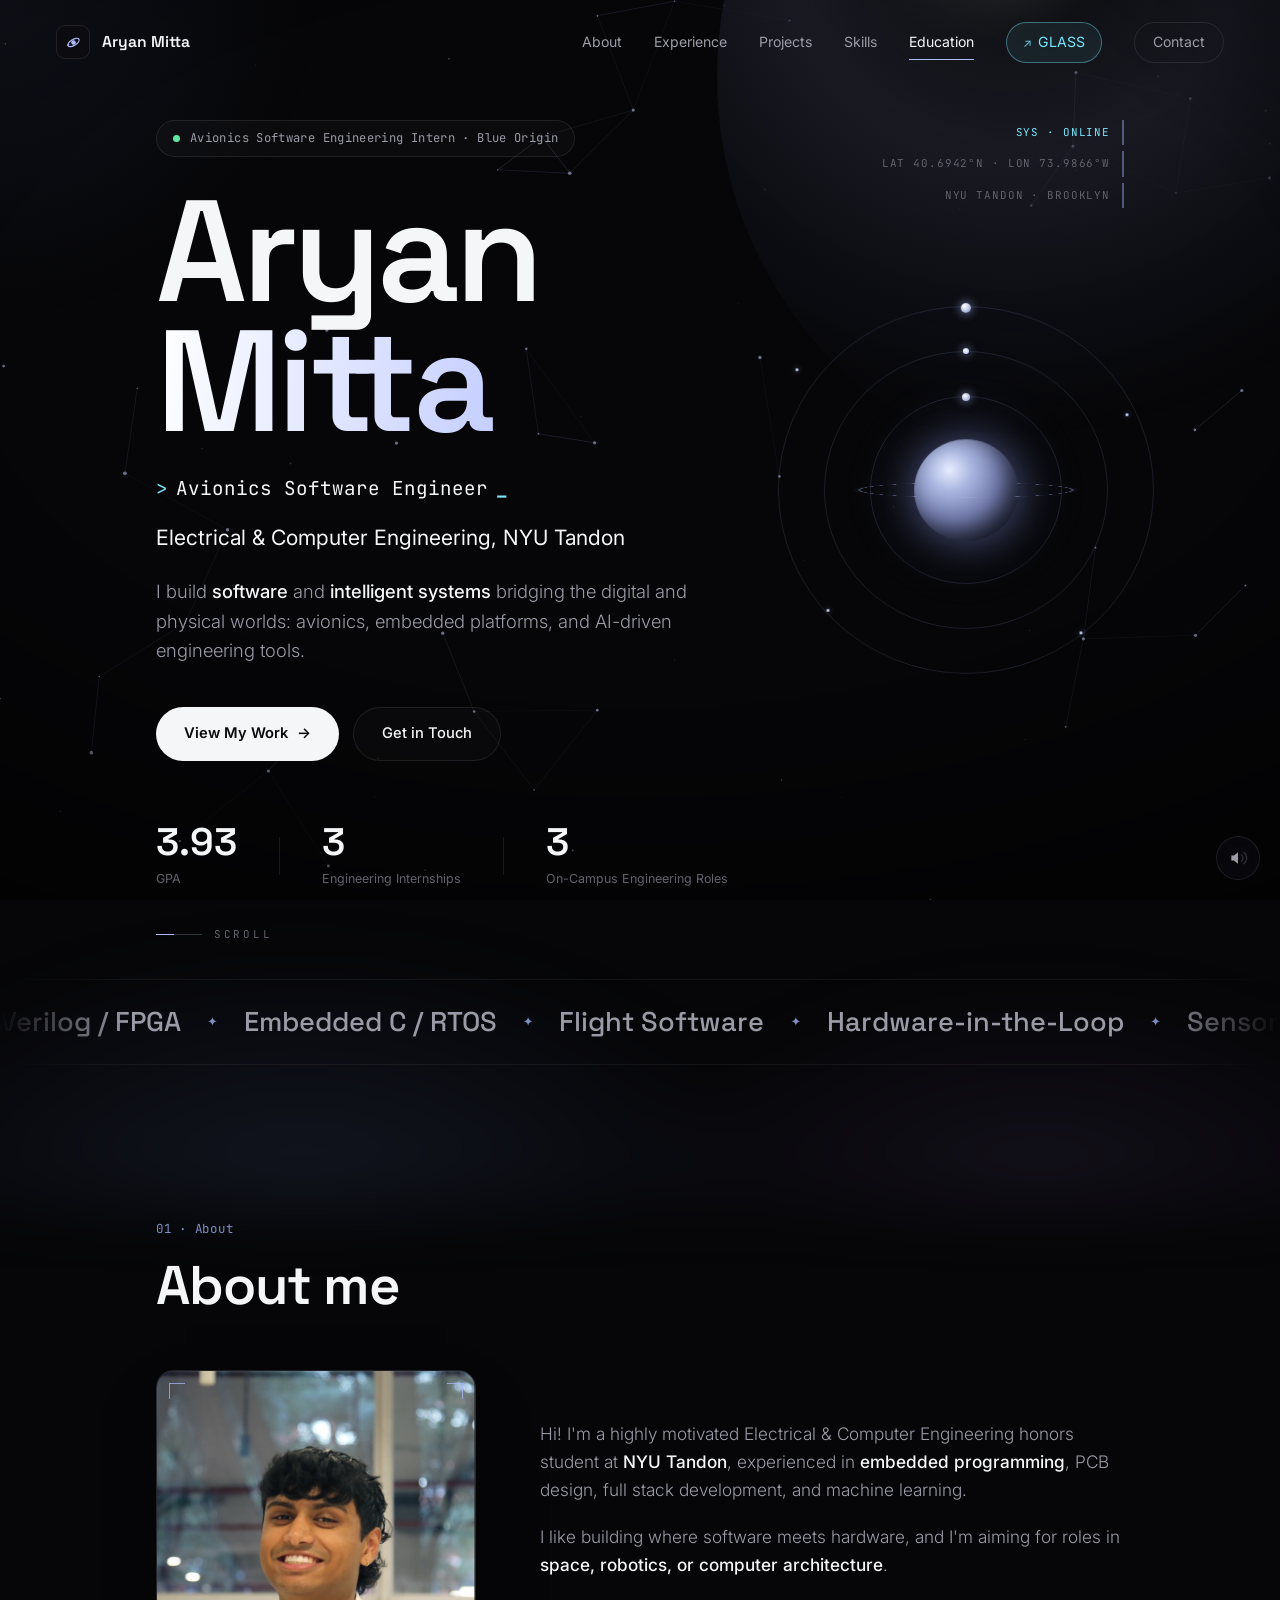
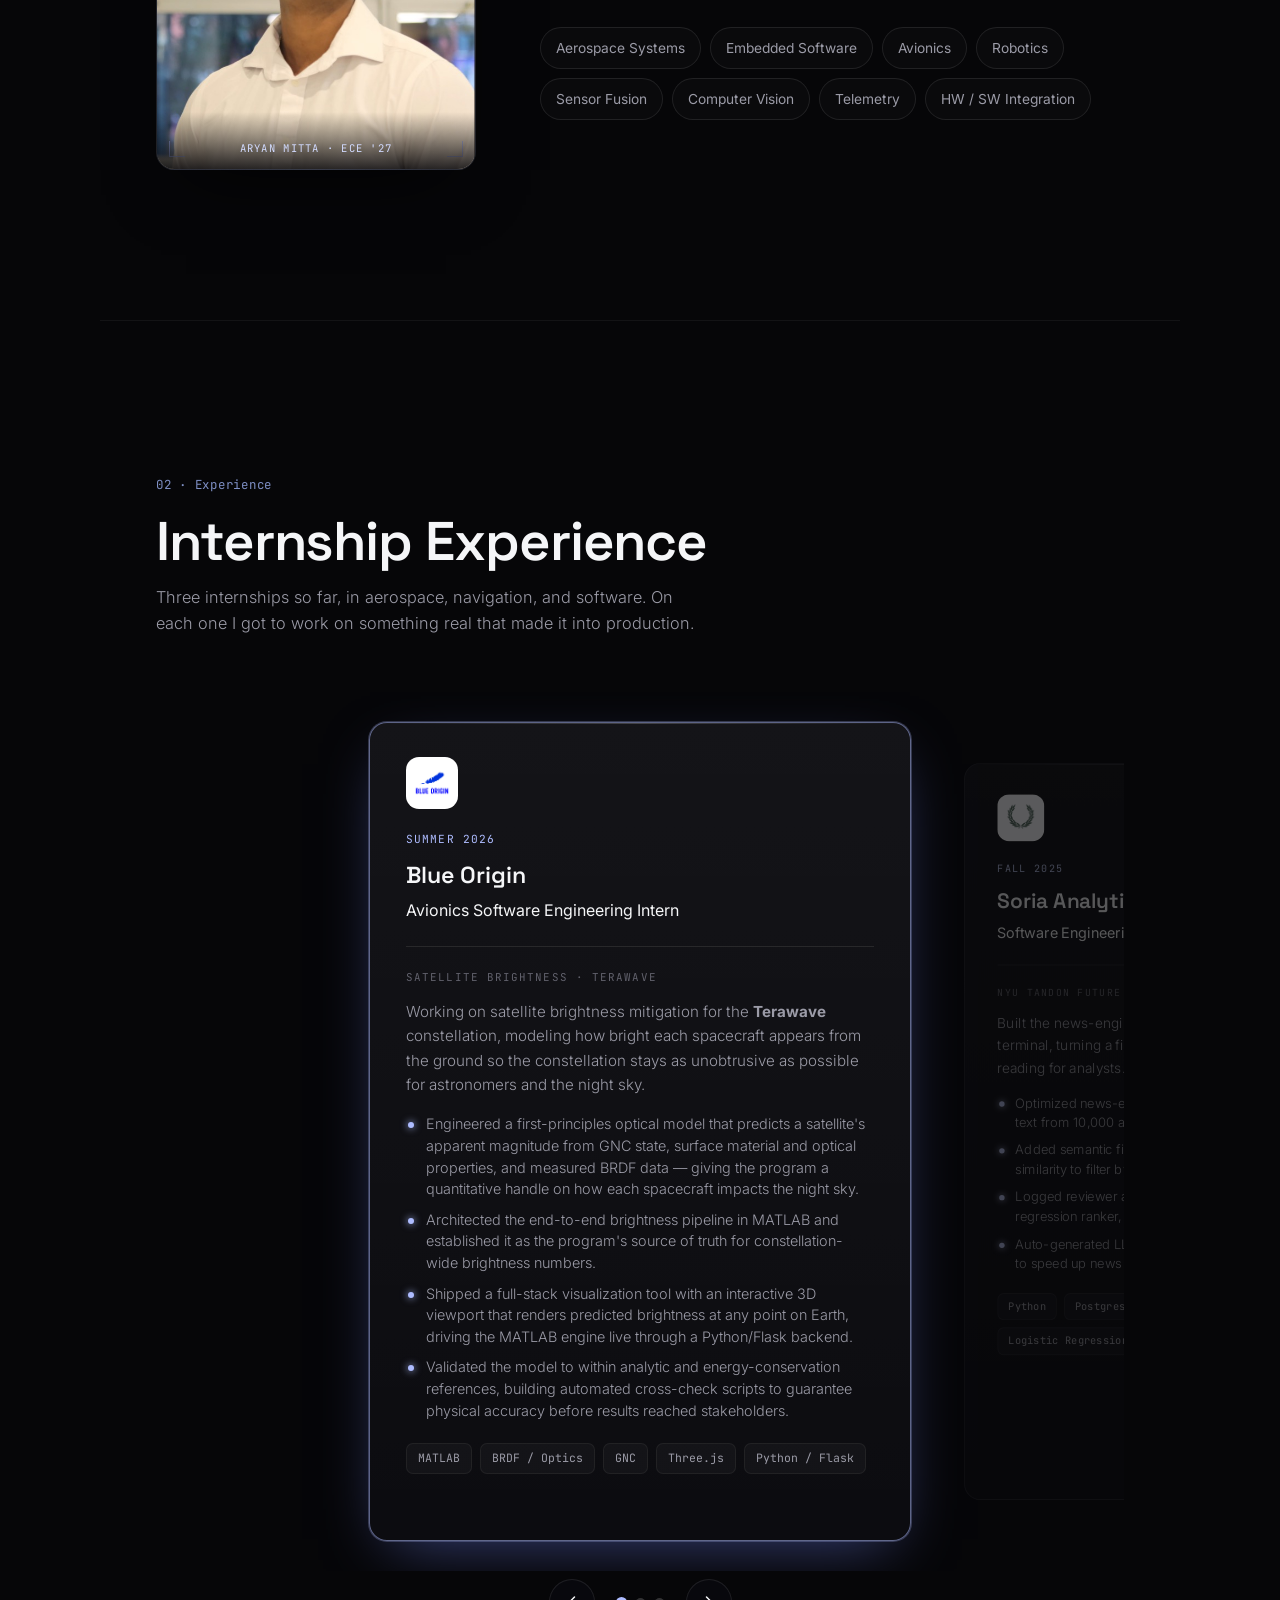
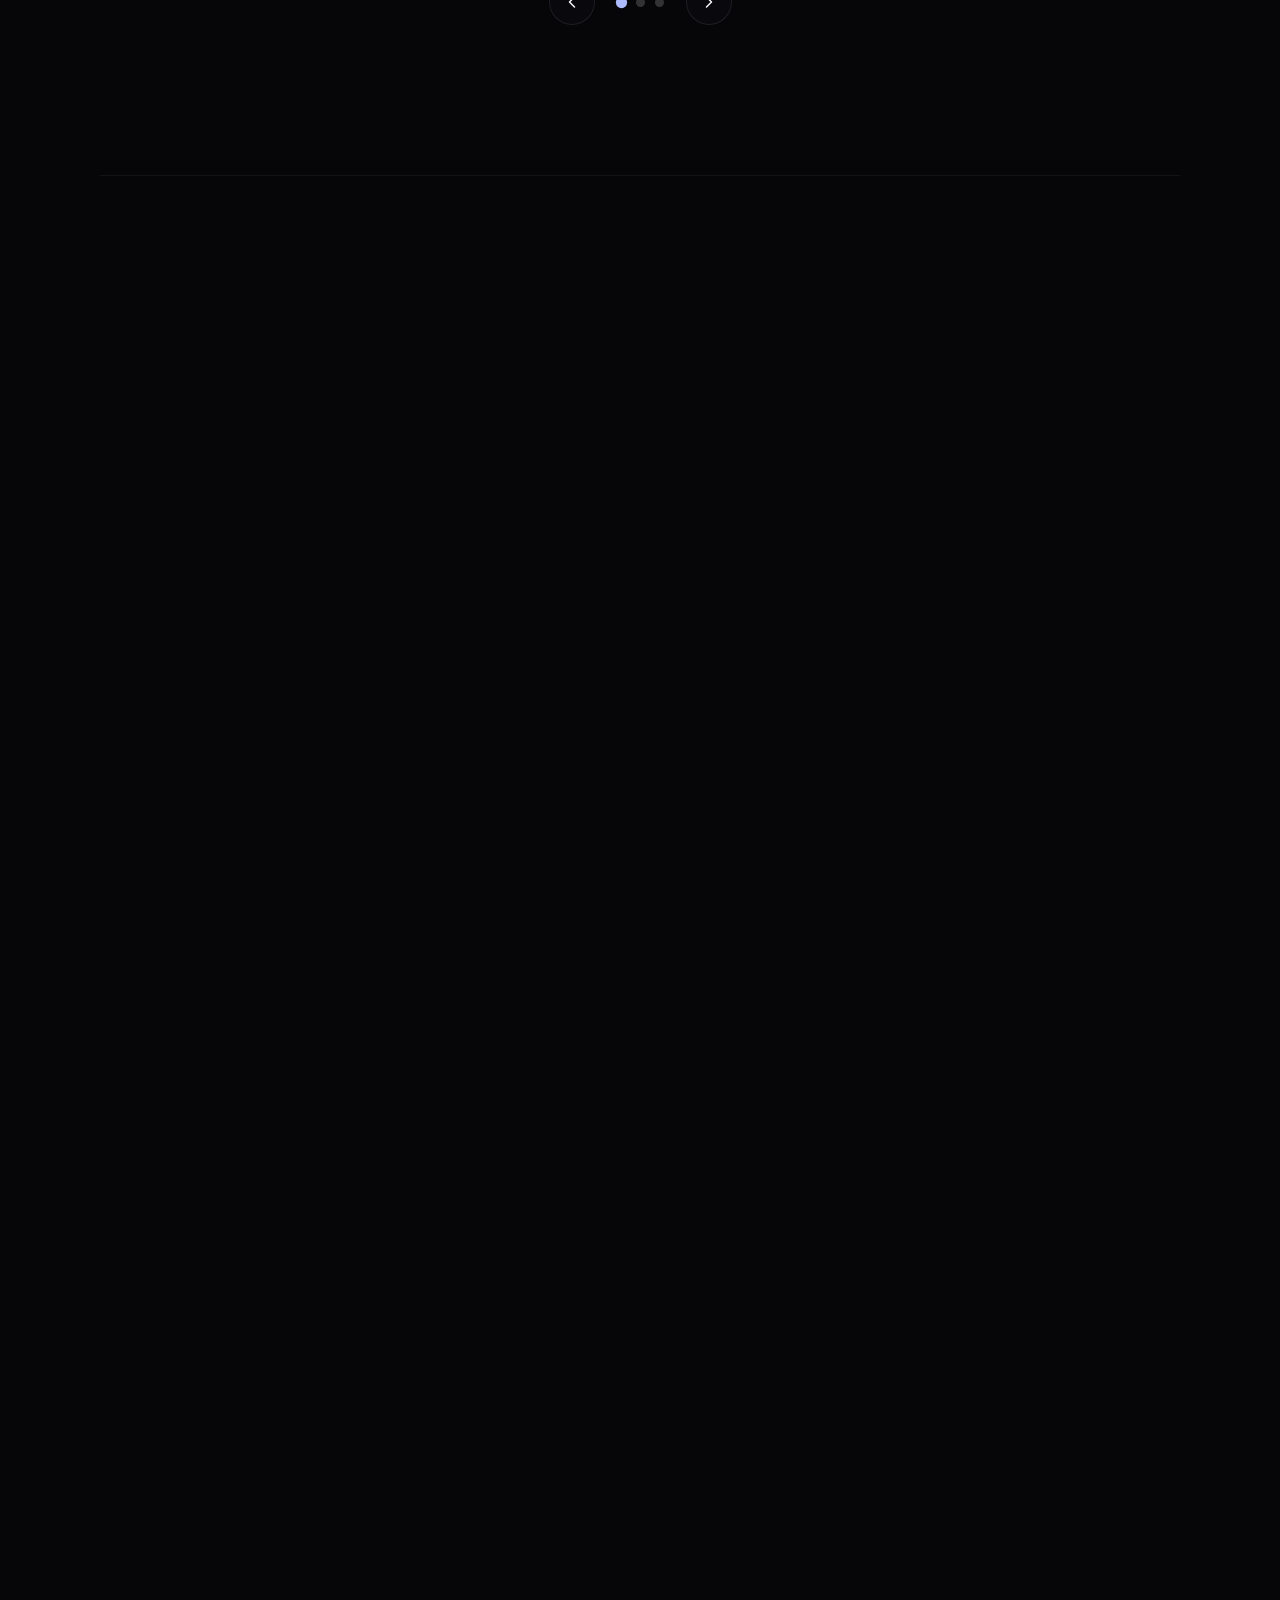
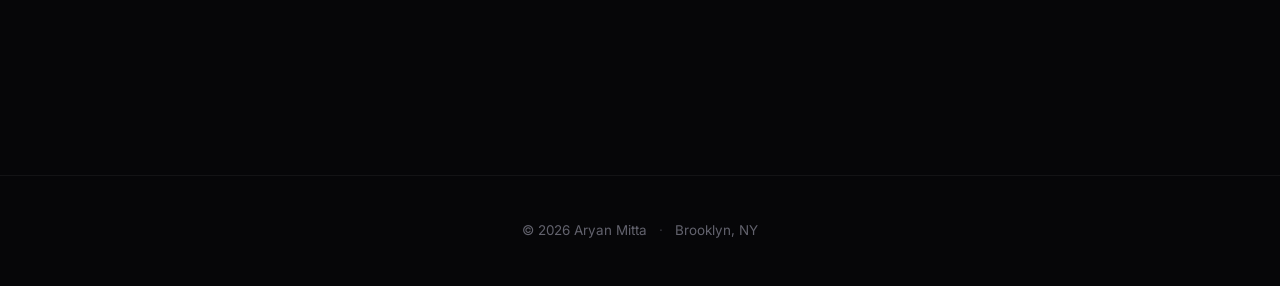
<file: index.html>
<!DOCTYPE html>
<html lang="en">
<head>
  <meta charset="UTF-8" />
  <meta name="viewport" content="width=device-width, initial-scale=1.0" />
  <meta name="description" content="Aryan Mitta · Electrical & Computer Engineering student at NYU Tandon. Avionics, embedded software, and aerospace systems." />
  <meta name="theme-color" content="#050505" />
  <title>Aryan Mitta Portfolio</title>

  <!-- Social / Open Graph preview (update the URLs if the site moves off GitHub Pages) -->
  <link rel="canonical" href="https://aryanmitta1.github.io/portfolio/" />
  <meta property="og:type" content="website" />
  <meta property="og:site_name" content="Aryan Mitta" />
  <meta property="og:url" content="https://aryanmitta1.github.io/portfolio/" />
  <meta property="og:title" content="Aryan Mitta · Aerospace & Avionics Software" />
  <meta property="og:description" content="Electrical & Computer Engineering student at NYU Tandon building software and flight systems for aerospace and embedded hardware." />
  <meta property="og:image" content="https://aryanmitta1.github.io/portfolio/images/portrait.jpg" />
  <meta property="og:image:alt" content="Aryan Mitta" />
  <meta name="twitter:card" content="summary_large_image" />
  <meta name="twitter:title" content="Aryan Mitta · Aerospace & Avionics Software" />
  <meta name="twitter:description" content="Electrical & Computer Engineering student at NYU Tandon building software and flight systems for aerospace and embedded hardware." />
  <meta name="twitter:image" content="https://aryanmitta1.github.io/portfolio/images/portrait.jpg" />

  <link rel="preconnect" href="https://fonts.googleapis.com" />
  <link rel="preconnect" href="https://fonts.gstatic.com" crossorigin />
  <link href="https://fonts.googleapis.com/css2?family=Space+Grotesk:wght@400;500;600;700&family=Inter:wght@300;400;500;600&family=JetBrains+Mono:wght@400;500&display=swap" rel="stylesheet" />

  <link rel="stylesheet" href="styles.css" />
  <link rel="icon" href="data:image/svg+xml,<svg xmlns='http://www.w3.org/2000/svg' viewBox='0 0 100 100'><text y='.9em' font-size='90'>🛰️</text></svg>" />
</head>
<body>
  <!-- Backdrop layers -->
  <canvas id="starfield"></canvas>
  <div class="planet" aria-hidden="true"></div>
  <div class="aurora" aria-hidden="true"></div>

  <div class="spotlight" id="spotlight" aria-hidden="true"></div>
  <div class="vignette" aria-hidden="true"></div>
  <div class="cursor" id="cursor" aria-hidden="true"></div>

  <div class="scroll-progress" id="scrollProgress"></div>

  <!-- Sound toggle -->
  <button class="sound" id="soundToggle" aria-label="Toggle ambient sound" title="Ambient sound">
    <svg class="sound__icon" width="20" height="20" viewBox="0 0 24 24" fill="none">
      <path class="sound__wave" d="M16 8a5 5 0 0 1 0 8M19 5a9 9 0 0 1 0 14" stroke="currentColor" stroke-width="1.6" stroke-linecap="round"/>
      <path d="M4 9v6h3l5 4V5L7 9H4Z" fill="currentColor"/>
    </svg>
  </button>

  <!-- Navigation -->
  <header class="nav" id="nav">
    <a href="#top" class="nav__brand">
      <span class="nav__brand-mark" aria-hidden="true">
        <svg viewBox="0 0 24 24" width="17" height="17" fill="none" stroke="currentColor" stroke-width="1.7" stroke-linecap="round"><circle cx="12" cy="12" r="3.2" fill="currentColor" stroke="none"/><ellipse cx="12" cy="12" rx="9" ry="4.2" transform="rotate(-32 12 12)"/><circle cx="4.7" cy="15.2" r="1.3" fill="currentColor" stroke="none"/></svg>
      </span>
      <span class="nav__brand-text">Aryan&nbsp;Mitta</span>
    </a>
    <nav class="nav__links" id="navLinks">
      <a href="#about">About</a>
      <a href="#experience">Experience</a>
      <a href="#projects">Projects</a>
      <a href="#skills">Skills</a>
      <a href="#education">Education</a>
      <a href="glass/index.html" class="nav__glass">GLASS</a>
      <a href="#contact" class="nav__cta">Contact</a>
    </nav>
    <button class="nav__toggle" id="navToggle" aria-label="Toggle menu">
      <span></span><span></span><span></span>
    </button>
  </header>

  <main id="top">
    <!-- HERO -->
    <section class="hero" id="hero">
      <div class="hero__hud" aria-hidden="true">
        <span class="hero__hud-line">SYS · ONLINE</span>
        <span class="hero__hud-line">LAT 40.6942°N · LON 73.9866°W</span>
        <span class="hero__hud-line">NYU TANDON · BROOKLYN</span>
      </div>

      <!-- Orbiting planet (decorative) -->
      <div class="hero__orbit" aria-hidden="true">
        <span class="orbit__glow"></span>
        <span class="orbit__planet"></span>
        <span class="orbit__saturn"></span>
        <div class="orbit__path orbit__path--1"><span class="orbit__moon"></span></div>
        <div class="orbit__path orbit__path--2"><span class="orbit__moon"></span></div>
        <div class="orbit__path orbit__path--3"><span class="orbit__moon"></span></div>
        <span class="orbit__star" style="--sx:6%;  --sy:18%;"></span>
        <span class="orbit__star" style="--sx:92%; --sy:30%;"></span>
        <span class="orbit__star" style="--sx:80%; --sy:88%;"></span>
        <span class="orbit__star" style="--sx:14%; --sy:82%;"></span>
      </div>
      <div class="hero__inner">
        <p class="hero__eyebrow reveal">
          <span class="status-dot"></span>
          Avionics Software Engineering Intern&nbsp;·&nbsp;Blue Origin
        </p>
        <h1 class="hero__title">
          <span class="reveal">Aryan</span>
          <span class="reveal">Mitta</span>
        </h1>
        <p class="hero__decrypt reveal">
          <span class="hero__prompt">&gt;</span>
          <span class="hero__type" id="decryptText">Avionics Software Engineer</span><span class="hero__caret">_</span>
        </p>
        <p class="hero__role reveal">
          Electrical &amp; Computer Engineering, NYU Tandon
        </p>
        <p class="hero__tagline reveal">
          I build <span class="hl">software</span> and <span class="hl">intelligent systems</span> bridging
          the digital and physical worlds: avionics, embedded platforms, and
          AI-driven engineering tools.
        </p>
        <div class="hero__actions reveal">
          <a href="#projects" class="btn btn--primary">View My Work<span class="btn__arrow">→</span></a>
          <a href="#contact" class="btn btn--ghost">Get in Touch</a>
        </div>
        <div class="hero__stats reveal">
          <div class="stat">
            <span class="stat__num" data-target="3.93" data-suffix="">0</span>
            <span class="stat__label">GPA</span>
          </div>
          <div class="stat__div"></div>
          <div class="stat">
            <span class="stat__num" data-target="3" data-suffix="">0</span>
            <span class="stat__label">Engineering Internships</span>
          </div>
          <div class="stat__div"></div>
          <div class="stat">
            <span class="stat__num" data-target="3" data-suffix="">0</span>
            <span class="stat__label">On-Campus Engineering Roles</span>
          </div>
        </div>
      </div>

      <a href="#about" class="scroll-cue" aria-label="Scroll down">
        <span class="scroll-cue__line"></span>
        <span class="scroll-cue__txt">SCROLL</span>
      </a>
    </section>

    <!-- TECH MARQUEE -->
    <div class="marquee" aria-hidden="true">
      <div class="marquee__track">
        <span class="marquee__item">Verilog / FPGA</span><span class="marquee__star">✦</span>
        <span class="marquee__item">Embedded C / RTOS</span><span class="marquee__star">✦</span>
        <span class="marquee__item">Flight Software</span><span class="marquee__star">✦</span>
        <span class="marquee__item">Hardware-in-the-Loop</span><span class="marquee__star">✦</span>
        <span class="marquee__item">Sensor Fusion</span><span class="marquee__star">✦</span>
        <span class="marquee__item">ROS2</span><span class="marquee__star">✦</span>
        <span class="marquee__item">PyTorch</span><span class="marquee__star">✦</span>
        <span class="marquee__item">Computer Vision</span><span class="marquee__star">✦</span>
        <span class="marquee__item">GNC</span><span class="marquee__star">✦</span>
        <span class="marquee__item">MATLAB</span><span class="marquee__star">✦</span>
        <span class="marquee__item">PCB Design</span><span class="marquee__star">✦</span>
        <span class="marquee__item">Altium</span><span class="marquee__star">✦</span>
        <span class="marquee__item">Verilog / FPGA</span><span class="marquee__star">✦</span>
        <span class="marquee__item">Embedded C / RTOS</span><span class="marquee__star">✦</span>
        <span class="marquee__item">Flight Software</span><span class="marquee__star">✦</span>
        <span class="marquee__item">Hardware-in-the-Loop</span><span class="marquee__star">✦</span>
        <span class="marquee__item">Sensor Fusion</span><span class="marquee__star">✦</span>
        <span class="marquee__item">ROS2</span><span class="marquee__star">✦</span>
        <span class="marquee__item">PyTorch</span><span class="marquee__star">✦</span>
        <span class="marquee__item">Computer Vision</span><span class="marquee__star">✦</span>
        <span class="marquee__item">GNC</span><span class="marquee__star">✦</span>
        <span class="marquee__item">MATLAB</span><span class="marquee__star">✦</span>
        <span class="marquee__item">PCB Design</span><span class="marquee__star">✦</span>
        <span class="marquee__item">Altium</span><span class="marquee__star">✦</span>
      </div>
    </div>

    <!-- ABOUT -->
    <section class="section" id="about">
      <div class="section__head reveal">
        <span class="section__index">01 · About</span>
        <h2 class="section__title">About me</h2>
      </div>
      <div class="about">
        <div class="about__media reveal reveal--left">
          <figure class="portrait">
            <img src="images/portrait.jpg" alt="Aryan Mitta"
                 onerror="this.style.display='none'; this.closest('.portrait').classList.add('is-empty');" />
            <span class="portrait__ph">Add <code>images/portrait.jpg</code></span>
            <span class="portrait__corner portrait__corner--tl"></span>
            <span class="portrait__corner portrait__corner--tr"></span>
            <span class="portrait__corner portrait__corner--bl"></span>
            <span class="portrait__corner portrait__corner--br"></span>
            <figcaption class="portrait__cap">ARYAN MITTA · ECE '27</figcaption>
          </figure>
        </div>
        <div class="about__body reveal reveal--right">
          <div class="about__lead">
            <p>
              Hi! I'm a highly motivated Electrical &amp; Computer Engineering
              honors student at <strong>NYU Tandon</strong>, experienced in
              <strong>embedded programming</strong>, PCB design, full stack
              development, and machine learning.
            </p>
            <p>
              I like building where software meets hardware, and I'm aiming for
              roles in <strong>space, robotics, or computer architecture</strong>.
            </p>
          </div>
          <ul class="about__tags">
            <li>Aerospace Systems</li>
            <li>Embedded Software</li>
            <li>Avionics</li>
            <li>Robotics</li>
            <li>Sensor Fusion</li>
            <li>Computer Vision</li>
            <li>Telemetry</li>
            <li>HW / SW Integration</li>
          </ul>
        </div>
      </div>
    </section>

    <div class="divider" aria-hidden="true"><span class="divider__beam"></span></div>

    <!-- EXPERIENCE -->
    <section class="section" id="experience">
      <div class="section__head reveal">
        <span class="section__index">02 · Experience</span>
        <h2 class="section__title">Internship Experience</h2>
        <p class="section__lead reveal">Three internships so far, in aerospace, navigation, and software. On each one I got to work on something real that made it into production.</p>
      </div>

      <div class="carousel reveal" id="xpCarousel" data-start="0" aria-roledescription="carousel" aria-label="Internships">
        <div class="carousel__viewport">
          <div class="carousel__track">

            <article class="ccard" data-i="0">
              <div class="ccard__icon ccard__icon--brand" aria-hidden="true">
                <img class="ccard__logo" src="images/logos/blue-origin.png" alt="Blue Origin" loading="lazy"
                     onerror="this.closest('.ccard__icon').classList.add('no-logo')">
                <svg class="ccard__icon-svg" viewBox="0 0 24 24" width="26" height="26" fill="none" stroke="currentColor" stroke-width="1.6" stroke-linecap="round" stroke-linejoin="round"><path d="M12 2c2.5 2.5 4 6 4 10a8 8 0 0 1-8 0c0-4 1.5-7.5 4-10Z"/><circle cx="12" cy="9" r="1.6"/><path d="M8 14l-2.5 3.5L9 18M16 14l2.5 3.5L15 18"/></svg>
              </div>
              <p class="ccard__period">SUMMER 2026</p>
              <h3 class="ccard__org">Blue Origin</h3>
              <p class="ccard__role">Avionics Software Engineering Intern</p>
              <div class="ccard__rule"></div>
              <p class="ccard__team">SATELLITE BRIGHTNESS · TERAWAVE</p>
              <p class="ccard__desc">
                Working on satellite brightness mitigation for the <strong>Terawave</strong>
                constellation, modeling how bright each spacecraft appears from the ground
                so the constellation stays as unobtrusive as possible for astronomers and the night sky.
              </p>
              <ul class="ccard__bullets">
                <li>Engineered a first-principles optical model that predicts a satellite's apparent magnitude from GNC state, surface material and optical properties, and measured BRDF data — giving the program a quantitative handle on how each spacecraft impacts the night sky.</li>
                <li>Architected the end-to-end brightness pipeline in MATLAB and established it as the program's source of truth for constellation-wide brightness numbers.</li>
                <li>Shipped a full-stack visualization tool with an interactive 3D viewport that renders predicted brightness at any point on Earth, driving the MATLAB engine live through a Python/Flask backend.</li>
                <li>Validated the model to within analytic and energy-conservation references, building automated cross-check scripts to guarantee physical accuracy before results reached stakeholders.</li>
              </ul>
              <div class="ccard__chips">
                <span>MATLAB</span><span>BRDF / Optics</span><span>GNC</span><span>Three.js</span><span>Python / Flask</span>
              </div>
            </article>

            <article class="ccard" data-i="1">
              <div class="ccard__icon ccard__icon--brand" aria-hidden="true">
                <img class="ccard__logo" src="images/logos/soria-analytics.png" alt="Soria Analytics" loading="lazy"
                     onerror="this.closest('.ccard__icon').classList.add('no-logo')">
                <svg class="ccard__icon-svg" viewBox="0 0 24 24" width="26" height="26" fill="none" stroke="currentColor" stroke-width="1.6" stroke-linecap="round" stroke-linejoin="round"><circle cx="12" cy="12" r="9"/><path d="M15.5 8.5l-2.1 5-5 2.1 2.1-5 5-2.1Z"/></svg>
              </div>
              <p class="ccard__period">FALL 2025</p>
              <h3 class="ccard__org">Soria Analytics</h3>
              <p class="ccard__role">Software Engineering Intern</p>
              <div class="ccard__rule"></div>
              <p class="ccard__team">NYU TANDON FUTURE LABS</p>
              <p class="ccard__desc">
                Built the news-engine pipelines behind a financial research terminal,
                turning a firehose of articles into ranked, summarized reading for analysts.
              </p>
              <ul class="ccard__bullets">
                <li>Optimized news-engine pipelines using Feedly to parse and clean text from 10,000 articles daily into Postgres.</li>
                <li>Added semantic filtering with Gemini embeddings and cosine similarity to filter by topic, time, and story.</li>
                <li>Logged reviewer approvals and rejections and trained a logistic-regression ranker, boosting relevance accuracy by 10%.</li>
                <li>Auto-generated LLM-based summaries with an internal reviewer UI to speed up news reading.</li>
              </ul>
              <div class="ccard__chips">
                <span>Python</span><span>Postgres</span><span>Gemini Embeddings</span><span>Logistic Regression</span><span>LLMs</span>
              </div>
            </article>

            <article class="ccard" data-i="2">
              <div class="ccard__icon ccard__icon--brand" aria-hidden="true">
                <img class="ccard__logo" src="images/logos/kearfott.png" alt="Kearfott" loading="lazy"
                     onerror="this.closest('.ccard__icon').classList.add('no-logo')">
                <svg class="ccard__icon-svg" viewBox="0 0 24 24" width="26" height="26" fill="none" stroke="currentColor" stroke-width="1.6" stroke-linecap="round" stroke-linejoin="round"><path d="M2 12s3.5-6 10-6 10 6 10 6-3.5 6-10 6-10-6-10-6Z"/><circle cx="12" cy="12" r="2.6"/></svg>
              </div>
              <p class="ccard__period">SUMMER 2025</p>
              <h3 class="ccard__org">Kearfott Corporation</h3>
              <p class="ccard__role">Aerospace / Systems Engineering Intern</p>
              <div class="ccard__rule"></div>
              <p class="ccard__team">GUIDANCE &amp; NAVIGATION</p>
              <p class="ccard__desc">
                Built machine-learning tooling for celestial and skyline navigation and
                integrated a full sensor suite on an NVIDIA Jetson platform for field testing.
              </p>
              <ul class="ccard__bullets">
                <li>Designed an ML celestial navigation system in PyTorch, reaching under a mile of positional accuracy through star recognition.</li>
                <li>Built an automated framework to compare sensors and iterate cleanly across localization methods.</li>
                <li>Integrated an AHRS and camera in real time over ROS2, applying sensor fusion and ORB-SLAM for position estimation.</li>
                <li>Ran high-precision time synchronization, consistently holding under 100ns accuracy with an atomic clock.</li>
                <li>Designed custom PCBs and simulated power-delivery circuits in LTspice.</li>
                <li>Captured over a million synchronized IMU, GPS, and camera readings per session on van-based sensor runs, then evaluated IMUs on drift, stability, and accuracy to pick the final sensor.</li>
              </ul>
              <div class="ccard__chips">
                <span>PyTorch</span><span>ROS2 Humble</span><span>ORB-SLAM</span><span>Sensor Fusion</span><span>LTspice</span><span>AHRS · IMU / GNSS</span><span>PCB Design</span>
              </div>
            </article>

          </div>
        </div>

        <div class="carousel__nav">
          <button class="carousel__arrow carousel__arrow--prev" aria-label="Previous internship">
            <svg viewBox="0 0 24 24" width="20" height="20" fill="none" stroke="currentColor" stroke-width="1.8" stroke-linecap="round" stroke-linejoin="round"><path d="M15 18l-6-6 6-6"/></svg>
          </button>
          <div class="carousel__dots" role="tablist" aria-label="Select internship"></div>
          <button class="carousel__arrow carousel__arrow--next" aria-label="Next internship">
            <svg viewBox="0 0 24 24" width="20" height="20" fill="none" stroke="currentColor" stroke-width="1.8" stroke-linecap="round" stroke-linejoin="round"><path d="M9 18l6-6-6-6"/></svg>
          </button>
        </div>
      </div>
    </section>

    <div class="divider" aria-hidden="true"><span class="divider__beam"></span></div>

    <!-- PROJECTS (carousel) -->
    <section class="section" id="projects">
      <div class="section__head reveal">
        <span class="section__index">03 · Projects</span>
        <h2 class="section__title">Projects</h2>
        <p class="section__lead reveal">A mix of hardware and software projects I designed and built end to end.</p>
      </div>

      <div class="carousel reveal" id="projectsCarousel" data-start="0" aria-roledescription="carousel" aria-label="Projects">
        <div class="carousel__viewport">
          <div class="carousel__track">

            <article class="ccard" data-i="0">
              <div class="ccard__icon ccard__icon--brand" aria-hidden="true">
                <img class="ccard__logo" src="images/logos/rogue-aerospace.jpg" alt="NYU Rogue Aerospace" loading="lazy"
                     onerror="this.closest('.ccard__icon').classList.add('no-logo')">
                <svg class="ccard__icon-svg" viewBox="0 0 24 24" width="26" height="26" fill="none" stroke="currentColor" stroke-width="1.6" stroke-linecap="round" stroke-linejoin="round"><path d="M5 15a4 4 0 0 1 4 4M5 11a8 8 0 0 1 8 8M5 7a12 12 0 0 1 12 12"/><circle cx="5.5" cy="18.5" r="1.4" fill="currentColor" stroke="none"/></svg>
              </div>
              <p class="ccard__period">AEROSPACE · NASA USLI</p>
              <h3 class="ccard__org">Rocket Payload Telemetry System</h3>
              <p class="ccard__role">Payload Electronics, live downlink to NASA</p>
              <div class="ccard__rule"></div>
              <p class="ccard__team">NYU ROGUE AEROSPACE · 144 MHz · 2-METER VHF BAND</p>
              <p class="ccard__desc">
                Built payload electronics for a NASA University Student Launch Initiative
                rocket, designing the full telemetry chain that transmitted live flight
                data to NASA's ground receiver during flight. On the ground, the data
                fed a mission-control GUI I built to arm, disarm, and launch the payload
                and visualize the incoming downlink in real time. The work spanned
                sensor selection, radio-link design, packet encoding, and the review
                documentation NASA required before launch.
              </p>
              <ul class="ccard__bullets">
                <li>Built the telemetry chain: Arduino + BMP390 + RTC → APRS on the 144 MHz 2-meter VHF amateur band.</li>
                <li>Encoded APRS messages over AFSK 1200 baud; Mobilinkd TNC4 → Yaesu FT-70DR → NASA receiver.</li>
                <li>Wrote a mission-control GUI to arm / disarm / launch and plot live data.</li>
                <li>Planned battery, shielding &amp; manual override; authored NASA review docs.</li>
              </ul>
              <div class="ccard__chips">
                <span>Arduino</span><span>APRS / AFSK</span><span>VHF Radio</span><span>BMP390</span><span>Python GUI</span>
              </div>
              <a class="ccard__repo" href="https://github.com/aryanmitta1/Rogue-Launch-Control" target="_blank" rel="noopener">
                <svg viewBox="0 0 24 24" fill="currentColor" aria-hidden="true"><path d="M12 2C6.48 2 2 6.58 2 12.25c0 4.53 2.87 8.37 6.84 9.73.5.09.68-.22.68-.49 0-.24-.01-.88-.01-1.73-2.78.62-3.37-1.37-3.37-1.37-.45-1.18-1.11-1.49-1.11-1.49-.91-.64.07-.62.07-.62 1 .07 1.53 1.06 1.53 1.06.89 1.56 2.34 1.11 2.91.85.09-.66.35-1.11.63-1.36-2.22-.26-4.55-1.14-4.55-5.07 0-1.12.39-2.03 1.03-2.75-.1-.26-.45-1.3.1-2.71 0 0 .84-.28 2.75 1.05a9.36 9.36 0 0 1 2.5-.34c.85 0 1.71.12 2.5.34 1.91-1.33 2.75-1.05 2.75-1.05.55 1.41.2 2.45.1 2.71.64.72 1.03 1.63 1.03 2.75 0 3.94-2.34 4.81-4.57 5.06.36.32.68.94.68 1.9 0 1.37-.01 2.48-.01 2.82 0 .27.18.59.69.49A10.02 10.02 0 0 0 22 12.25C22 6.58 17.52 2 12 2Z"/></svg>
                View on GitHub
              </a>
            </article>

            <article class="ccard" data-i="1">
              <div class="ccard__icon" aria-hidden="true">
                <svg viewBox="0 0 24 24" width="26" height="26" fill="none" stroke="currentColor" stroke-width="1.6" stroke-linecap="round" stroke-linejoin="round"><path d="M12 3v2M12 19v2M3 12h2M19 12h2M5.6 5.6l1.4 1.4M17 17l1.4 1.4M18.4 5.6 17 7M7 17l-1.4 1.4"/><circle cx="12" cy="12" r="3.2"/></svg>
              </div>
              <p class="ccard__period">AEROSPACE · ML / CV</p>
              <h3 class="ccard__org">Celestial Navigation System</h3>
              <p class="ccard__role">Position fixing from a photo of the stars</p>
              <div class="ccard__rule"></div>
              <p class="ccard__team">PYTORCH · STELLARIUM · MATLAB</p>
              <p class="ccard__desc">
                A vision-and-ML system that derives a location on Earth from a single
                photo of the night sky — built for GPS-denied environments where
                conventional positioning fails.
              </p>
              <ul class="ccard__bullets">
                <li>Generated a large training set of 100k sky images in Stellarium, spanning many locations and times, paired with sensor outputs.</li>
                <li>Built a data pipeline that extracts each star's centroid and local neighborhood from the raw image and flattens it into a compact 1-D array for the network.</li>
                <li>Started with a 1D convolutional neural network that regressed latitude and longitude directly, trained with a Haversine loss so it optimized for real-world great-circle distance rather than raw coordinate error.</li>
                <li>Refined the design into a two-stage pipeline: the CNN identifies the stars, then a MATLAB script computes the final position fix using spherical trigonometry.</li>
                <li>Reached fixes accurate to roughly a mile.</li>
              </ul>
              <div class="ccard__chips">
                <span>PyTorch</span><span>1D CNN</span><span>Stellarium</span><span>MATLAB</span><span>Haversine Loss</span><span>Star Identification</span><span>GPS-Denied Nav</span>
              </div>
            </article>

            <article class="ccard" data-i="2">
              <div class="ccard__icon" aria-hidden="true">
                <svg viewBox="0 0 24 24" width="26" height="26" fill="none" stroke="currentColor" stroke-width="1.6" stroke-linecap="round" stroke-linejoin="round"><circle cx="12" cy="12" r="2.4"/><circle cx="5" cy="5" r="2"/><circle cx="19" cy="5" r="2"/><circle cx="5" cy="19" r="2"/><circle cx="19" cy="19" r="2"/><path d="M10.3 10.3 6.4 6.4M13.7 10.3l3.9-3.9M10.3 13.7l-3.9 3.9M13.7 13.7l3.9 3.9"/></svg>
              </div>
              <p class="ccard__period">HARDWARE · FLIGHT CONTROL</p>
              <h3 class="ccard__org">Drone Controller PCB</h3>
              <p class="ccard__role">STM32F405 flight controller, schematic to layout</p>
              <div class="ccard__rule"></div>
              <p class="ccard__team">STM32F405 · ALTIUM · POWER + SENSOR I/O</p>
              <p class="ccard__desc">
                A custom drone flight-controller board built around an STM32F405, designed
                from multi-page schematic through full PCB layout in Altium Designer.
              </p>
              <ul class="ccard__bullets">
                <li>Designed the complete flight controller around an STM32F405RGT6 in Altium, organized as multi-page schematics spanning MCU, power, and peripheral subsystems.</li>
                <li>Architected a two-stage power tree — battery/VBUS feeding a buck converter to a 5V rail, then a 3.3V LDO for the MCU, IMU, and EEPROM — isolating noisy motor power from sensitive logic.</li>
                <li>Engineered protection and monitoring: reverse-polarity MOSFETs, power muxing between USB-C and battery, TVS/ESD diodes, and an INA226 measuring bus voltage and current over I²C.</li>
                <li>Wired the full sensor and control interface — IMU over SPI, EEPROM config storage over I²C, FlySky iBUS receiver over UART, and four PWM ESC outputs — with USB-C differential-pair routing and an HSE crystal.</li>
                <li>Laid the board out over a solid ground plane with short return paths, centering the IMU by the MCU to minimize SPI trace length and EMI.</li>
              </ul>
              <div class="ccard__chips">
                <span>STM32F405</span><span>Altium</span><span>Buck / LDO Power</span><span>INA226</span><span>SPI / I²C / UART</span><span>ESC / PWM</span>
              </div>
            </article>

            <article class="ccard" data-i="3">
              <div class="ccard__icon" aria-hidden="true">
                <svg viewBox="0 0 24 24" width="26" height="26" fill="none" stroke="currentColor" stroke-width="1.6" stroke-linecap="round" stroke-linejoin="round"><rect x="5" y="5" width="14" height="14" rx="2"/><path d="M9 2v3M15 2v3M9 19v3M15 19v3M2 9h3M2 15h3M19 9h3M19 15h3"/><rect x="9" y="9" width="6" height="6" rx="1"/></svg>
              </div>
              <p class="ccard__period">HARDWARE · PCB DESIGN</p>
              <h3 class="ccard__org">Arduino-on-STM Board</h3>
              <p class="ccard__role">"NYUno" — a reimagined Arduino Uno on an STM32F405</p>
              <div class="ccard__rule"></div>
              <p class="ccard__team">STM32F405 · 4-LAYER · SCHEMATIC → LAYOUT</p>
              <p class="ccard__desc">
                A ground-up redesign of the Arduino Uno, swapping the ATmega328P for an
                STM32F405 and re-engineering the power and I/O to handle real-world inputs —
                captured as a multi-page schematic and laid out on a 4-layer board.
              </p>
              <ul class="ccard__bullets">
                <li>Replaced the ATmega328P with an STM32F405, using its native USB controller to drop the USB-to-serial bridge and cut component count.</li>
                <li>Designed a wide-input power tree — an XT30 feeding an LMR51450 buck converter down to 5V, then an LDO to a clean 3.3V — handling inputs up to 36V without the thermal blowup a single LDO would hit.</li>
                <li>Added a TPS2113A power mux to switch seamlessly between USB and external supply, plus TVS/ESD protection, USB rail filtering, bulk energy storage, and inrush current limiting.</li>
                <li>Organized the design as a multi-page schematic (power, MCU, USB, connectors) with global labels, per-pin decoupling, and functional-group pin selection across SPI, I²C, and UART for clean routing to external headers.</li>
                <li>Laid the board out on a 4-layer JLCPCB stackup with ground planes for tight return paths, 90 Ω USB differential pairs, via stitching, and a minimized buck switching loop to keep EMI down.</li>
              </ul>
              <div class="ccard__chips">
                <span>STM32F405</span><span>Buck / LDO Power</span><span>TPS2113A Mux</span><span>USB DFU / SWD</span><span>4-Layer Layout</span>
              </div>
            </article>

            <article class="ccard" data-i="4">
              <div class="ccard__icon" aria-hidden="true">
                <svg viewBox="0 0 24 24" width="26" height="26" fill="none" stroke="currentColor" stroke-width="1.6" stroke-linecap="round" stroke-linejoin="round"><path d="M6 14V8a2 2 0 0 1 4 0M10 12V6.5a2 2 0 0 1 4 0V12M14 12V8a2 2 0 0 1 4 0v6a6 6 0 0 1-6 6h-1.5a5 5 0 0 1-3.9-1.9L4 15.5a1.6 1.6 0 0 1 2.4-2.1L8 15"/></svg>
              </div>
              <p class="ccard__period">ROBOTICS · COMPUTER VISION</p>
              <h3 class="ccard__org">OpenCV Robotic Hand</h3>
              <p class="ccard__role">Vision-controlled actuated hand</p>
              <div class="ccard__rule"></div>
              <p class="ccard__team">OPENCV · SERVOS · GESTURE TRACKING</p>
              <p class="ccard__desc">
                A robotic hand that mirrors a human hand in real time from a live camera feed.
              </p>
              <ul class="ccard__bullets">
                <li>Recognized contracted and extended fingers with OpenCV at around 98% accuracy per finger.</li>
                <li>Used contour detection to calculate the angles between fingers and read the gesture.</li>
                <li>Mapped the detected hand pose to servo angles that drive each actuated joint with minimal lag.</li>
                <li>Modeled the hand in SolidWorks for clean part articulation across each joint.</li>
              </ul>
              <div class="ccard__chips">
                <span>OpenCV</span><span>Python</span><span>Arduino</span><span>Servos</span><span>SolidWorks</span>
              </div>
            </article>

            <article class="ccard" data-i="5">
              <div class="ccard__icon" aria-hidden="true">
                <svg viewBox="0 0 24 24" width="26" height="26" fill="none" stroke="currentColor" stroke-width="1.6" stroke-linecap="round" stroke-linejoin="round"><circle cx="6" cy="6" r="2.4"/><circle cx="18" cy="6" r="2.4"/><circle cx="6" cy="18" r="2.4"/><circle cx="18" cy="18" r="2.4"/><path d="M8 7l8 10M16 7L8 17M8 6h8M6 8v8M18 8v8"/></svg>
              </div>
              <p class="ccard__period">SYSTEMS · NETWORKING</p>
              <h3 class="ccard__org">P2P File Sharing System</h3>
              <p class="ccard__role">Decentralized transfer over a custom protocol</p>
              <div class="ccard__rule"></div>
              <p class="ccard__team">SOCKETS · DISTRIBUTED</p>
              <p class="ccard__desc">
                A peer-to-peer file-sharing system where nodes discover each other and
                exchange files directly, with no central server in the middle.
              </p>
              <ul class="ccard__bullets">
                <li>Combined centralized coordination with peer-to-peer chunk transfer, so a tracker registers which peer holds each chunk while transfers flow directly between nodes.</li>
                <li>Built a distributor that splits a file into chunks and spreads them across peers with round-robin load balancing.</li>
                <li>Exposed REST APIs over Flask for peers to register, upload, and retrieve chunks, scaling to 100+ nodes.</li>
                <li>Hashed chunks with SHA-256 for integrity and added AES-256 encryption to guard transfers against interception and tampering.</li>
              </ul>
              <div class="ccard__chips">
                <span>Python</span><span>Flask</span><span>REST APIs</span><span>AES-256</span><span>SHA-256</span><span>Distributed Systems</span>
              </div>
              <a class="ccard__repo" href="https://github.com/aryanmitta1/cnproject" target="_blank" rel="noopener">
                <svg viewBox="0 0 24 24" fill="currentColor" aria-hidden="true"><path d="M12 2C6.48 2 2 6.58 2 12.25c0 4.53 2.87 8.37 6.84 9.73.5.09.68-.22.68-.49 0-.24-.01-.88-.01-1.73-2.78.62-3.37-1.37-3.37-1.37-.45-1.18-1.11-1.49-1.11-1.49-.91-.64.07-.62.07-.62 1 .07 1.53 1.06 1.53 1.06.89 1.56 2.34 1.11 2.91.85.09-.66.35-1.11.63-1.36-2.22-.26-4.55-1.14-4.55-5.07 0-1.12.39-2.03 1.03-2.75-.1-.26-.45-1.3.1-2.71 0 0 .84-.28 2.75 1.05a9.36 9.36 0 0 1 2.5-.34c.85 0 1.71.12 2.5.34 1.91-1.33 2.75-1.05 2.75-1.05.55 1.41.2 2.45.1 2.71.64.72 1.03 1.63 1.03 2.75 0 3.94-2.34 4.81-4.57 5.06.36.32.68.94.68 1.9 0 1.37-.01 2.48-.01 2.82 0 .27.18.59.69.49A10.02 10.02 0 0 0 22 12.25C22 6.58 17.52 2 12 2Z"/></svg>
                View on GitHub
              </a>
            </article>

          </div>
        </div>

        <div class="carousel__nav">
          <button class="carousel__arrow carousel__arrow--prev" aria-label="Previous project">
            <svg viewBox="0 0 24 24" width="20" height="20" fill="none" stroke="currentColor" stroke-width="1.8" stroke-linecap="round" stroke-linejoin="round"><path d="M15 18l-6-6 6-6"/></svg>
          </button>
          <div class="carousel__dots" role="tablist" aria-label="Select project"></div>
          <button class="carousel__arrow carousel__arrow--next" aria-label="Next project">
            <svg viewBox="0 0 24 24" width="20" height="20" fill="none" stroke="currentColor" stroke-width="1.8" stroke-linecap="round" stroke-linejoin="round"><path d="M9 18l6-6-6-6"/></svg>
          </button>
        </div>
      </div>
    </section>

    <div class="divider" aria-hidden="true"><span class="divider__beam"></span></div>

    <!-- SKILLS -->
    <section class="section" id="skills">
      <div class="section__head reveal">
        <span class="section__index">04 · Skills</span>
        <h2 class="section__title">Technical skills</h2>
      </div>

      <div class="skills">
        <div class="skill-card reveal">
          <h3>Languages &amp; Scripting</h3>
          <div class="chips">
            <span>Python</span><span>C / C++</span><span>Embedded C</span><span>Java</span>
            <span>JavaScript</span><span>MATLAB</span><span>SQL</span>
            <span>RTL (Verilog)</span><span>Assembly</span><span>HTML / CSS</span>
          </div>
        </div>
        <div class="skill-card reveal">
          <h3>Flight &amp; Avionics Software</h3>
          <div class="chips">
            <span>Flight Software (C&amp;DH)</span><span>Telemetry &amp; Command</span>
            <span>RF / Radio Links (VHF · APRS)</span><span>Sensor Integration</span>
            <span>Hardware-in-the-Loop (HIL)</span>
            <span>GNC Modeling</span>
          </div>
        </div>
        <div class="skill-card reveal">
          <h3>Embedded &amp; Hardware</h3>
          <div class="chips">
            <span>Bare-Metal C</span><span>RTOS / FreeRTOS</span><span>Device Drivers</span>
            <span>UART / SPI / I²C / CAN</span><span>Control Loops / PID</span>
            <span>PCB Design (Altium / KiCad)</span><span>LTspice</span><span>STM32</span>
          </div>
        </div>
        <div class="skill-card reveal">
          <h3>Robotics &amp; Sensor Fusion</h3>
          <div class="chips">
            <span>ROS2 (Humble)</span><span>LiDAR · IMU · GNSS</span><span>Sensor Fusion</span>
            <span>Jetson Integration</span><span>Real-Time Pipelines</span>
          </div>
        </div>
        <div class="skill-card reveal">
          <h3>ML &amp; Computer Vision</h3>
          <div class="chips">
            <span>PyTorch</span><span>TensorFlow / Keras</span><span>YOLO</span><span>OpenCV</span>
            <span>Transfer Learning (ResNet)</span><span>Custom Loss Functions</span>
            <span>NumPy / Pandas</span><span>Edge Deploy (Jetson / TensorRT)</span>
          </div>
        </div>
        <div class="skill-card reveal">
          <h3>Data, Infra &amp; Tooling</h3>
          <div class="chips">
            <span>Data Pipelines</span><span>Postgres / SQL</span><span>Vector / Semantic Search</span>
            <span>Docker</span><span>Linux</span><span>Git + CI/CD</span><span>Wireshark</span>
          </div>
        </div>
      </div>
    </section>

    <div class="divider" aria-hidden="true"><span class="divider__beam"></span></div>

    <!-- EDUCATION + ON-CAMPUS + INVOLVEMENT + COURSEWORK -->
    <section class="section" id="education">
      <div class="section__head reveal">
        <span class="section__index">05 · Education</span>
        <h2 class="section__title">Education</h2>
      </div>

      <!-- 1. NYU education box -->
      <div class="edu-grid edu-grid--solo">
        <article class="edu-card reveal">
          <h3 class="edu-card__school">New York University</h3>
          <p class="edu-card__sub">Tandon School of Engineering</p>
          <p class="edu-card__degree">B.S. Electrical &amp; Computer Engineering</p>
          <div class="edu-card__meta">
            <span>GPA 3.93</span>
            <span>GLASS Honors · Cohort 5</span>
            <span>Tau Beta Pi</span>
            <span>Dean's List</span>
          </div>
          <h4>Focus Areas</h4>
          <div class="chips">
            <span>Avionics &amp; Embedded</span><span>PCB &amp; Hardware Design</span>
            <span>Robotics &amp; Sensor Fusion</span><span>Machine Learning</span>
            <span>Control Systems</span><span>Computer Architecture</span>
          </div>
        </article>
      </div>

      <!-- 2. On-campus involvement (carousel) -->
      <div class="edu-sub reveal">
        <h3 class="edu-sub__title">On-campus involvement</h3>
        <p class="edu-sub__lead">Research, leadership, and teaching I've taken on alongside the degree.</p>

        <div class="carousel reveal" id="campusCarousel" data-start="0" aria-roledescription="carousel" aria-label="On-campus roles">
          <div class="carousel__viewport">
            <div class="carousel__track">

              <article class="ccard" data-i="0">
                <div class="ccard__icon ccard__icon--brand" aria-hidden="true">
                  <img class="ccard__logo" src="images/logos/rogue-aerospace.jpg" alt="NYU Rogue Aerospace" loading="lazy"
                       onerror="this.closest('.ccard__icon').classList.add('no-logo')">
                  <svg class="ccard__icon-svg" viewBox="0 0 24 24" width="26" height="26" fill="none" stroke="currentColor" stroke-width="1.6" stroke-linecap="round" stroke-linejoin="round"><path d="M12 2c2.5 2.5 4 6 4 10a8 8 0 0 1-8 0c0-4 1.5-7.5 4-10Z"/><circle cx="12" cy="9" r="1.6"/><path d="M8 14l-2.5 3.5L9 18M16 14l2.5 3.5L15 18"/></svg>
                </div>
                <p class="ccard__period">FALL 2024 – PRESENT</p>
                <h3 class="ccard__org">NYU Rogue Aerospace</h3>
                <p class="ccard__role">Avionics Systems Engineer</p>
                <p class="ccard__loc">NASA USLI · FAR/OUT · Brooklyn, NY</p>
                <div class="ccard__rule"></div>
                <p class="ccard__team">STUDENT LAUNCH · AVIONICS TEAM</p>
                <p class="ccard__desc">
                  Work on the avionics side of the rocketry team, which has competed in
                  NASA USLI and now also flies in the FAR/OUT competition.
                </p>
                <ul class="ccard__bullets">
                  <li>Devised an RF transmission system to relay rocket telemetry, reaching roughly 3 km of range at 95% packet success.</li>
                  <li>Customized PCBs and schematics in Altium for GPS, data-collection sensors, and RF components.</li>
                  <li>Engineered a MOSFET-based ignition system with remote triggering to initiate motor launches.</li>
                  <li>Prepared technical presentations for NASA reviewers detailing the system design for launch approval.</li>
                </ul>
                <div class="ccard__chips">
                  <span>RF / Telemetry</span><span>Altium PCB</span><span>APRS</span><span>MOSFET Ignition</span><span>Embedded</span>
                </div>
              </article>

              <article class="ccard" data-i="1">
                <div class="ccard__icon ccard__icon--brand" aria-hidden="true">
                  <img class="ccard__logo" src="images/logos/nyu.png" alt="NYU" loading="lazy"
                       onerror="this.closest('.ccard__icon').classList.add('no-logo')">
                  <svg class="ccard__icon-svg" viewBox="0 0 24 24" width="26" height="26" fill="none" stroke="currentColor" stroke-width="1.6" stroke-linecap="round" stroke-linejoin="round"><path d="M3 8l9-4 9 4-9 4-9-4Z"/><path d="M7 10v5c0 1.4 2.2 2.5 5 2.5s5-1.1 5-2.5v-5"/><path d="M21 8v5"/></svg>
                </div>
                <p class="ccard__period">TEACHING · GENERAL ENGINEERING</p>
                <h3 class="ccard__org">NYU Tandon</h3>
                <p class="ccard__role">Teaching Assistant, EG-UY 1004</p>
                <p class="ccard__loc">Brooklyn, NY</p>
                <div class="ccard__rule"></div>
                <p class="ccard__team">GENERAL ENGINEERING · LABS</p>
                <p class="ccard__desc">
                  Support first-year engineers through hands-on design and prototyping,
                  and helped develop curriculum for the course labs.
                </p>
                <ul class="ccard__bullets">
                  <li>Ran experiments for students each semester on circuits, CAD, and core engineering concepts.</li>
                  <li>Assessed technical writing and presentation skills with weekly grading and feedback.</li>
                  <li>Mentored students on hands-on projects using Arduino, Raspberry Pi, Python / C++, and SolidWorks.</li>
                </ul>
                <div class="ccard__chips">
                  <span>Mentorship</span><span>Curriculum Design</span><span>Circuits &amp; CAD</span><span>Labs</span>
                </div>
              </article>

              <article class="ccard" data-i="2">
                <div class="ccard__icon ccard__icon--brand" aria-hidden="true">
                  <img class="ccard__logo" src="images/logos/fams.png" alt="FAMS Lab, NYU Tandon" loading="lazy"
                       onerror="this.closest('.ccard__icon').classList.add('no-logo')">
                  <svg class="ccard__icon-svg" viewBox="0 0 24 24" width="26" height="26" fill="none" stroke="currentColor" stroke-width="1.6" stroke-linecap="round" stroke-linejoin="round"><path d="M2 12s3.5-6 10-6 10 6 10 6-3.5 6-10 6-10-6-10-6Z"/><circle cx="12" cy="12" r="2.6"/></svg>
                </div>
                <p class="ccard__period">SUMMER 2024</p>
                <h3 class="ccard__org">FAMS Lab</h3>
                <p class="ccard__role">Computer Vision Research Assistant</p>
                <p class="ccard__loc">NYU Tandon · Brooklyn, NY</p>
                <div class="ccard__rule"></div>
                <p class="ccard__team">FLEXIBLE AI-POWERED MECHATRONICS LAB</p>
                <p class="ccard__desc">
                  Built computer vision models to detect kidney disease progression
                  in medical imaging.
                </p>
                <ul class="ccard__bullets">
                  <li>Enhanced the detection software on image datasets used to flag kidney disease progression.</li>
                  <li>Built and trained models with PyTorch and TensorFlow, cutting inference time by roughly 75% with image pre-processing.</li>
                  <li>Compared tumor-detection performance across pre-built models including YOLOv1 to YOLOv8, SVM, and ResNet.</li>
                </ul>
                <div class="ccard__chips">
                  <span>PyTorch</span><span>TensorFlow</span><span>YOLO</span><span>ResNet</span><span>Medical Imaging</span>
                </div>
              </article>

            </div>
          </div>

          <div class="carousel__nav">
            <button class="carousel__arrow carousel__arrow--prev" aria-label="Previous role">
              <svg viewBox="0 0 24 24" width="20" height="20" fill="none" stroke="currentColor" stroke-width="1.8" stroke-linecap="round" stroke-linejoin="round"><path d="M15 18l-6-6 6-6"/></svg>
            </button>
            <div class="carousel__dots" role="tablist" aria-label="Select role"></div>
            <button class="carousel__arrow carousel__arrow--next" aria-label="Next role">
              <svg viewBox="0 0 24 24" width="20" height="20" fill="none" stroke="currentColor" stroke-width="1.8" stroke-linecap="round" stroke-linejoin="round"><path d="M9 18l6-6-6-6"/></svg>
            </button>
          </div>
        </div>
      </div>

      <!-- 3. Extracurriculars, tagged by GLASS window -->
      <div class="extra reveal" id="involvement">
        <h3 class="extra__title">Extracurriculars &amp; Leadership</h3>
        <ul class="extra__list">
          <li><span class="extra__role">Vice President</span>IEEE NYU Chapter</li>
          <li><span class="extra__role">Secretary</span>NYU Theta Tau</li>
          <li><span class="extra__role">Study Abroad</span>NYU Paris</li>
          <li><span class="extra__role">Study Abroad</span>Hanyang University</li>
          <li><span class="extra__role">Wildlife Conservation Volunteer</span>FNPF - Bali, Indonesia</li>
          <li><span class="extra__role">Member</span>Space Exploration Society</li>
        </ul>
      </div>

      <!-- 4. Coursework: charted as Orion -->
      <div class="edu-sub reveal" id="coursework">
        <h3 class="edu-sub__title">Relevant coursework, mapped to Orion</h3>
        <p class="edu-sub__lead">Eleven courses arranged on the constellation by area: hardware at the <em>feet</em>, the computing core along the <em>belt</em>, signals &amp; control at the <em>shoulders</em>, machine learning at the <em>head</em>, and software fundamentals down the <em>sword</em>. Hover a star to read it.</p>

        <div class="starmap reveal" id="starmap" aria-label="Coursework constellation · Orion">
          <svg class="starmap__lines" viewBox="0 0 100 100" preserveAspectRatio="none" aria-hidden="true">
            <!-- head to shoulders -->
            <polyline points="50,9 33,27" />
            <polyline points="50,9 67,25" />
            <!-- shoulders down to belt -->
            <polyline points="33,27 42,50" />
            <polyline points="67,25 60,52" />
            <!-- the belt -->
            <polyline points="42,50 51,51" />
            <polyline points="51,51 60,52" />
            <!-- belt down to feet -->
            <polyline points="42,50 26,88" />
            <polyline points="60,52 76,89" />
            <!-- the sword -->
            <polyline points="51,51 50,64" />
            <polyline points="50,64 49,73" />
            <polyline points="49,73 48,82" />
          </svg>

          <!-- HEAD · frontier / the mind -->
          <button class="star star--bright" style="--x:50%; --y:9%;" data-name="Meissa · head" data-course="Machine Learning"><span class="star__dot"></span></button>
          <!-- SHOULDERS · analysis -->
          <button class="star" style="--x:33%; --y:27%;" data-name="Betelgeuse · shoulder" data-course="Signals &amp; Systems"><span class="star__dot"></span></button>
          <button class="star" style="--x:67%; --y:25%;" data-name="Bellatrix · shoulder" data-course="Feedback Control"><span class="star__dot"></span></button>
          <!-- BELT · computing core -->
          <button class="star" style="--x:42%; --y:50%;" data-name="Alnitak · belt" data-course="Computer Architecture"><span class="star__dot"></span></button>
          <button class="star star--bright" style="--x:51%; --y:51%;" data-name="Alnilam · belt" data-course="Embedded Systems Design"><span class="star__dot"></span></button>
          <button class="star" style="--x:60%; --y:52%;" data-name="Mintaka · belt" data-course="Digital Logic &amp; State Machines"><span class="star__dot"></span></button>
          <!-- FEET · hardware foundations -->
          <button class="star" style="--x:26%; --y:88%;" data-name="Saiph · foot" data-course="PCB Design"><span class="star__dot"></span></button>
          <button class="star star--bright" style="--x:76%; --y:89%;" data-name="Rigel · foot" data-course="Electronics"><span class="star__dot"></span></button>
          <!-- SWORD · software tools -->
          <button class="star" style="--x:50%; --y:64%;" data-name="42 Orionis · sword" data-course="Object-Oriented Programming"><span class="star__dot"></span></button>
          <button class="star" style="--x:49%; --y:73%;" data-name="Orion Nebula · sword" data-course="Data Structures &amp; Algorithms"><span class="star__dot"></span></button>
          <button class="star" style="--x:48%; --y:82%;" data-name="Hatysa · sword" data-course="Computer Networking"><span class="star__dot"></span></button>

          <!-- single shared tooltip, positioned by JS -->
          <div class="starmap__tip" id="starTip" aria-hidden="true"><span class="starmap__tip-name"></span><span class="starmap__tip-course"></span></div>
        </div>

        <ul class="starmap__legend" aria-label="Course list">
          <li><b>Head</b> · Machine Learning</li>
          <li><b>Shoulders</b> · Signals &amp; Systems, Feedback Control</li>
          <li><b>Belt</b> · Computer Architecture, Embedded Systems Design, Digital Logic &amp; State Machines</li>
          <li><b>Feet</b> · PCB Design, Electronics</li>
          <li><b>Sword</b> · OOP, Data Structures &amp; Algorithms, Computer Networking</li>
        </ul>
      </div>
    </section>

    <div class="divider" aria-hidden="true"><span class="divider__beam"></span></div>

    <!-- CONTACT -->
    <section class="section section--contact" id="contact">
      <div class="contact reveal">
        <p class="contact__eyebrow">Contact</p>
        <h2 class="contact__title">Get in touch</h2>
        <p class="contact__text">
          I'm looking for roles in embedded systems, hardware design, robotics,
          and machine learning — building software and electronics that bridge
          the digital and physical worlds. If you're working on something in
          that space, I'd like to hear about it.
        </p>
        <div class="contact__actions">
          <a href="mailto:aryanmitta@gmail.com" class="btn btn--primary">aryanmitta@gmail.com<span class="btn__arrow">→</span></a>
          <a href="https://www.linkedin.com/in/aryan-mitta" target="_blank" rel="noopener" class="btn btn--ghost">LinkedIn</a>
          <a href="https://github.com/aryanmitta1" target="_blank" rel="noopener" class="btn btn--ghost">GitHub</a>
        </div>
      </div>
    </section>
  </main>

  <footer class="footer">
    <span>© <span id="year"></span> Aryan Mitta</span>
    <span class="footer__sep">·</span>
    <span>Brooklyn, NY</span>
  </footer>

  <script src="script.js"></script>
</body>
</html>
</file>
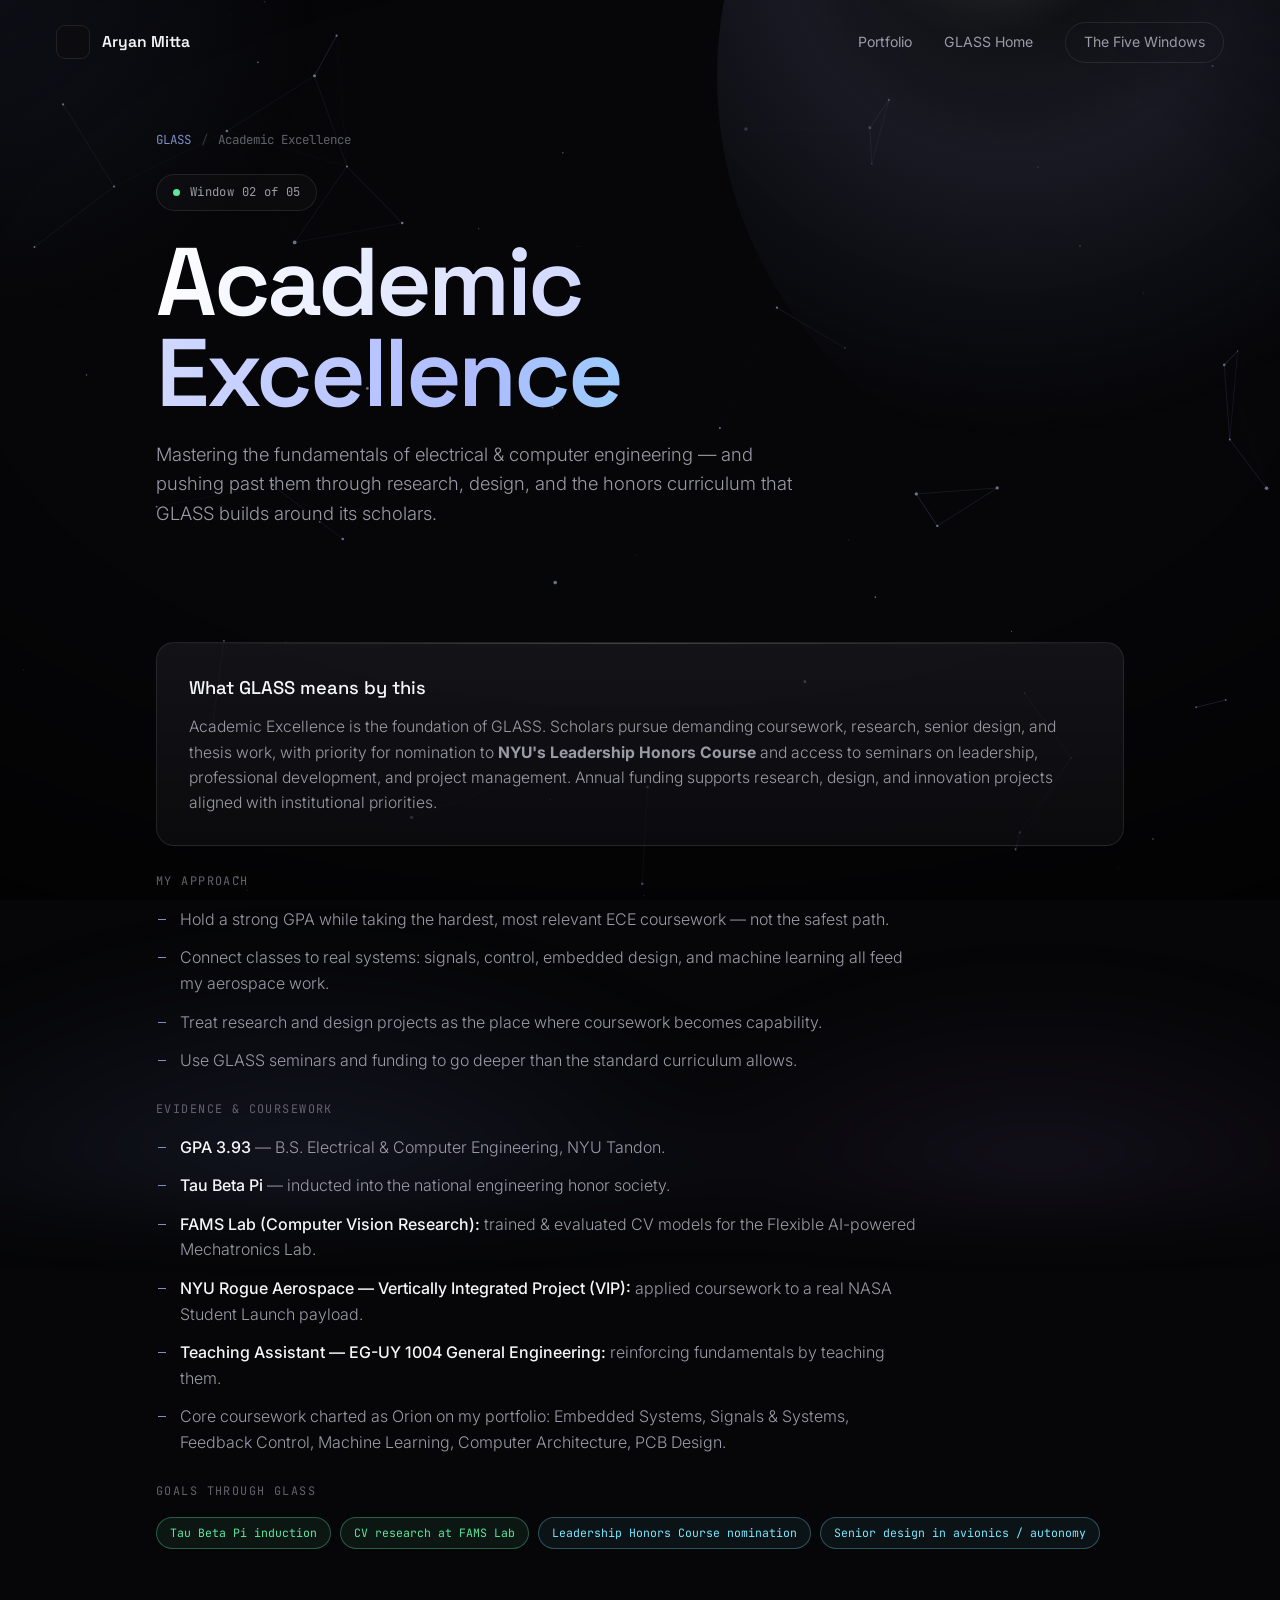
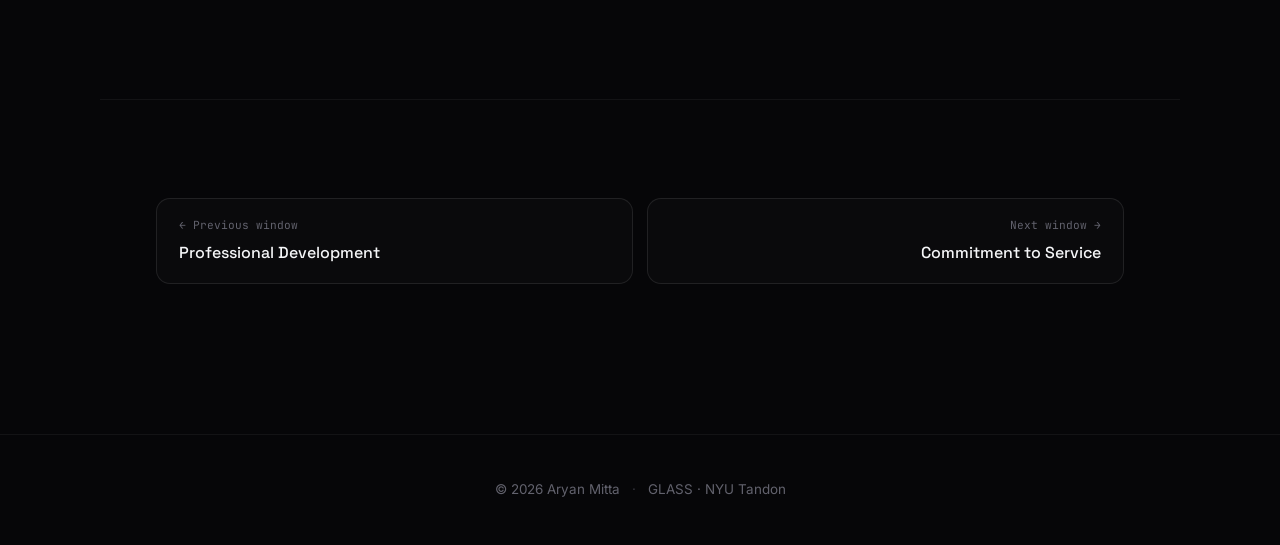
<file: glass/academic-excellence.html>
<!DOCTYPE html>
<html lang="en">
<head>
  <meta charset="UTF-8" />
  <meta name="viewport" content="width=device-width, initial-scale=1.0" />
  <meta name="description" content="Academic Excellence — Aryan Mitta's GLASS window: rigorous coursework, research, and the honors curriculum." />
  <meta name="theme-color" content="#050505" />
  <title>Academic Excellence — GLASS · Aryan Mitta</title>

  <link rel="preconnect" href="https://fonts.googleapis.com" />
  <link rel="preconnect" href="https://fonts.gstatic.com" crossorigin />
  <link href="https://fonts.googleapis.com/css2?family=Space+Grotesk:wght@400;500;600;700&family=Inter:wght@300;400;500;600&family=JetBrains+Mono:wght@400;500&display=swap" rel="stylesheet" />

  <link rel="stylesheet" href="../styles.css" />
  <link rel="stylesheet" href="glass.css" />
  <link rel="icon" href="data:image/svg+xml,<svg xmlns='http://www.w3.org/2000/svg' viewBox='0 0 100 100'><text y='.9em' font-size='90'>🛰️</text></svg>" />
</head>
<body>
  <canvas id="starfield"></canvas>
  <div class="planet" aria-hidden="true"></div>
  <div class="aurora" aria-hidden="true"></div>

  <div class="spotlight" id="spotlight" aria-hidden="true"></div>
  <div class="vignette" aria-hidden="true"></div>
  <div class="cursor" id="cursor" aria-hidden="true"></div>
  <div class="scroll-progress" id="scrollProgress"></div>

  <header class="nav" id="nav">
    <a href="../index.html" class="nav__brand">
      <span class="nav__brand-mark">AM</span>
      <span class="nav__brand-text">Aryan&nbsp;Mitta</span>
    </a>
    <nav class="nav__links" id="navLinks">
      <a href="../index.html">Portfolio</a>
      <a href="index.html">GLASS Home</a>
      <a href="index.html#windows" class="nav__cta">The Five Windows</a>
    </nav>
    <button class="nav__toggle" id="navToggle" aria-label="Toggle menu">
      <span></span><span></span><span></span>
    </button>
  </header>

  <nav class="crumb" aria-label="Breadcrumb">
    <a href="index.html">GLASS</a>
    <span class="crumb__sep">/</span>
    <span>Academic Excellence</span>
  </nav>

  <main id="top">
    <section class="g-hero" style="padding-top:24px;">
      <p class="g-hero__eyebrow"><span class="status-dot"></span> Window 02 of 05</p>
      <h1 class="g-hero__title"><span class="grad">Academic<br>Excellence</span></h1>
      <p class="g-hero__lead">
        Mastering the fundamentals of electrical &amp; computer engineering — and
        pushing past them through research, design, and the honors curriculum that GLASS
        builds around its scholars.
      </p>
    </section>

    <section class="section" style="padding-top:0;">
      <article class="g-card reveal">
        <h3>What GLASS means by this</h3>
        <p>
          Academic Excellence is the foundation of GLASS. Scholars pursue demanding
          coursework, research, senior design, and thesis work, with priority for
          nomination to <strong>NYU's Leadership Honors Course</strong> and access to
          seminars on leadership, professional development, and project management.
          Annual funding supports research, design, and innovation projects aligned with
          institutional priorities.
        </p>
      </article>

      <div class="facet reveal">
        <p class="facet__label">My approach</p>
        <ul class="bullets">
          <li>Hold a strong GPA while taking the hardest, most relevant ECE coursework — not the safest path.</li>
          <li>Connect classes to real systems: signals, control, embedded design, and machine learning all feed my aerospace work.</li>
          <li>Treat research and design projects as the place where coursework becomes capability.</li>
          <li>Use GLASS seminars and funding to go deeper than the standard curriculum allows.</li>
        </ul>
      </div>

      <div class="facet reveal">
        <p class="facet__label">Evidence &amp; coursework</p>
        <ul class="bullets">
          <li><strong>GPA 3.93</strong> — B.S. Electrical &amp; Computer Engineering, NYU Tandon.</li>
          <li><strong>Tau Beta Pi</strong> — inducted into the national engineering honor society.</li>
          <li><strong>FAMS Lab (Computer Vision Research):</strong> trained &amp; evaluated CV models for the Flexible AI-powered Mechatronics Lab.</li>
          <li><strong>NYU Rogue Aerospace — Vertically Integrated Project (VIP):</strong> applied coursework to a real NASA Student Launch payload.</li>
          <li><strong>Teaching Assistant — EG-UY 1004 General Engineering:</strong> reinforcing fundamentals by teaching them.</li>
          <li>Core coursework charted as Orion on my portfolio: Embedded Systems, Signals &amp; Systems, Feedback Control, Machine Learning, Computer Architecture, PCB Design.</li>
        </ul>
      </div>

      <div class="facet reveal">
        <p class="facet__label">Goals through GLASS</p>
        <div class="chip-row">
          <span class="statuschip statuschip--done">Tau Beta Pi induction</span>
          <span class="statuschip statuschip--done">CV research at FAMS Lab</span>
          <span class="statuschip statuschip--plan">Leadership Honors Course nomination</span>
          <span class="statuschip statuschip--plan">Senior design in avionics / autonomy</span>
        </div>
      </div>
    </section>

    <div class="divider" aria-hidden="true"><span class="divider__beam"></span></div>

    <section class="section" style="padding-top:clamp(50px,7vw,90px);">
      <div class="pager reveal">
        <a class="prev" href="professional-development.html"><small>← Previous window</small><span>Professional Development</span></a>
        <a class="next" href="commitment-to-service.html"><small>Next window →</small><span>Commitment to Service</span></a>
      </div>
    </section>
  </main>

  <footer class="footer">
    <span>© <span id="year"></span> Aryan Mitta</span>
    <span class="footer__sep">·</span>
    <span>GLASS · NYU Tandon</span>
  </footer>

  <script src="glass.js"></script>
</body>
</html>
</file>
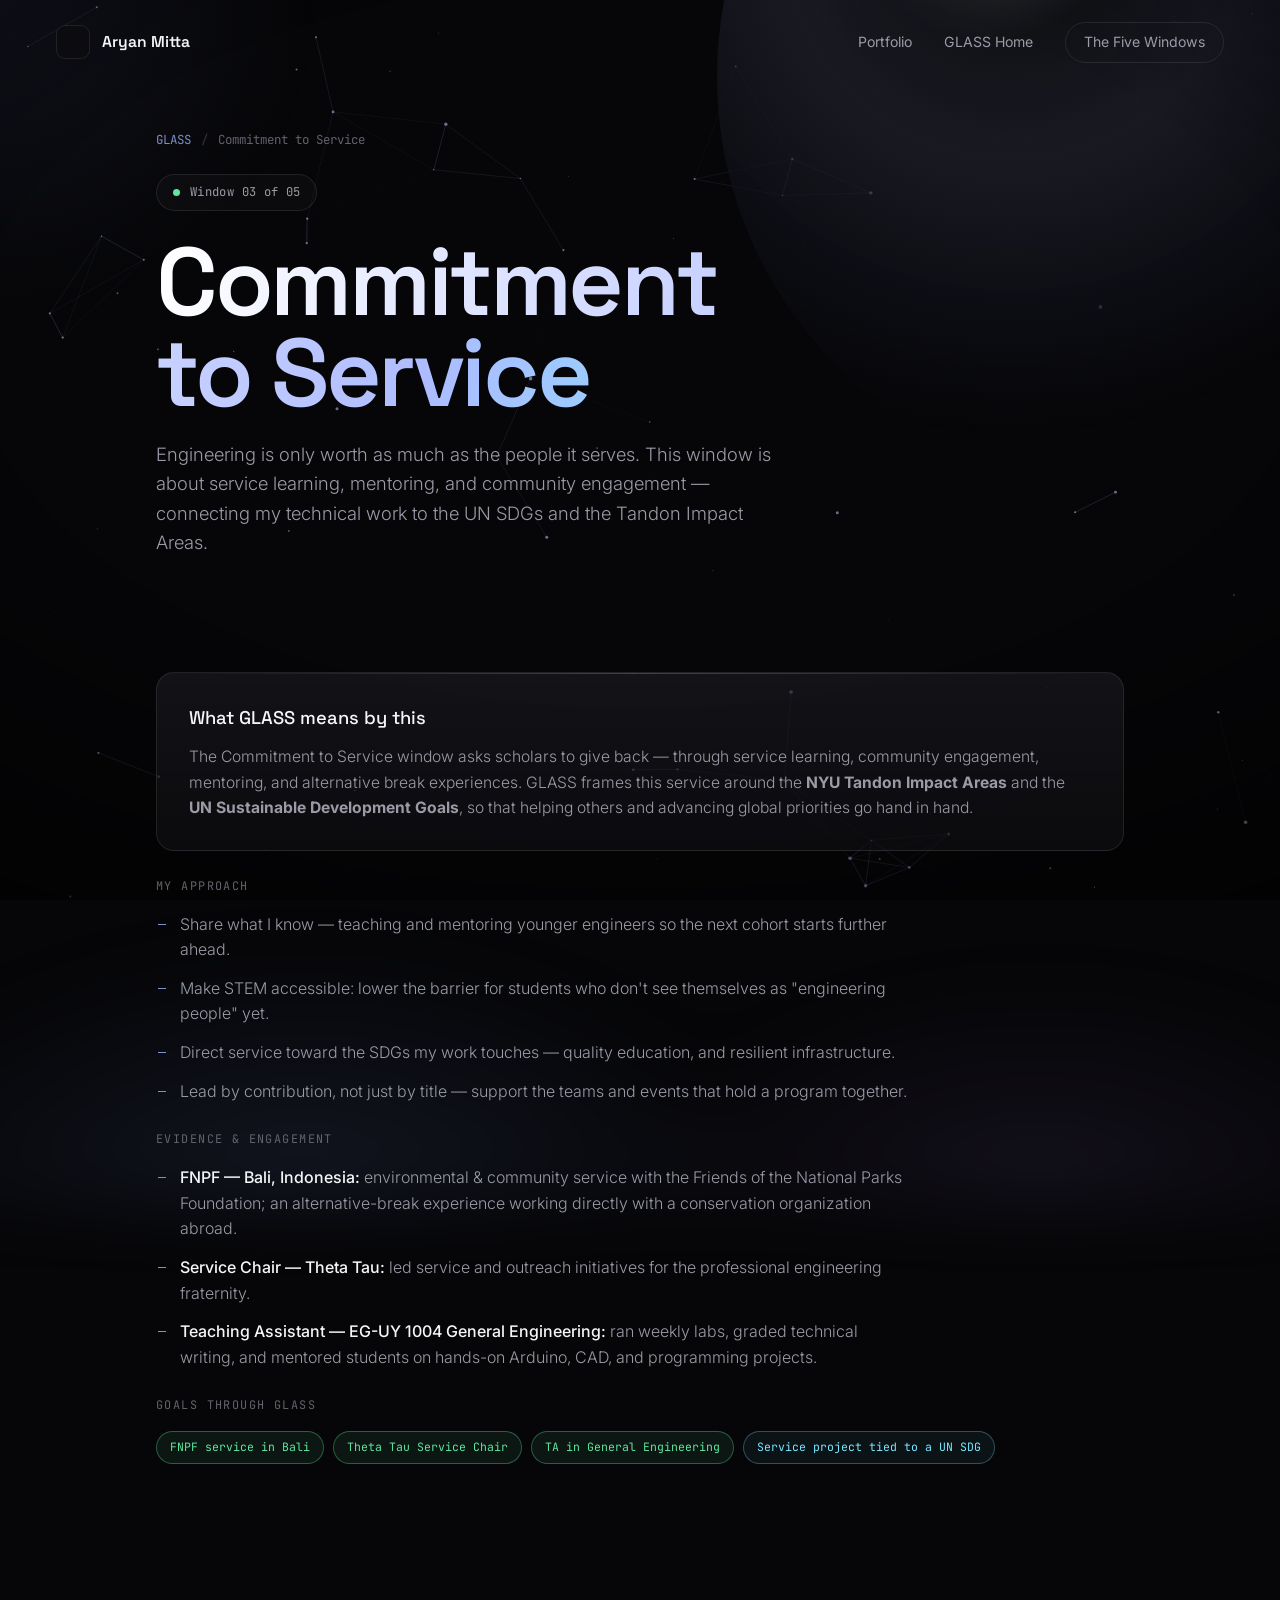
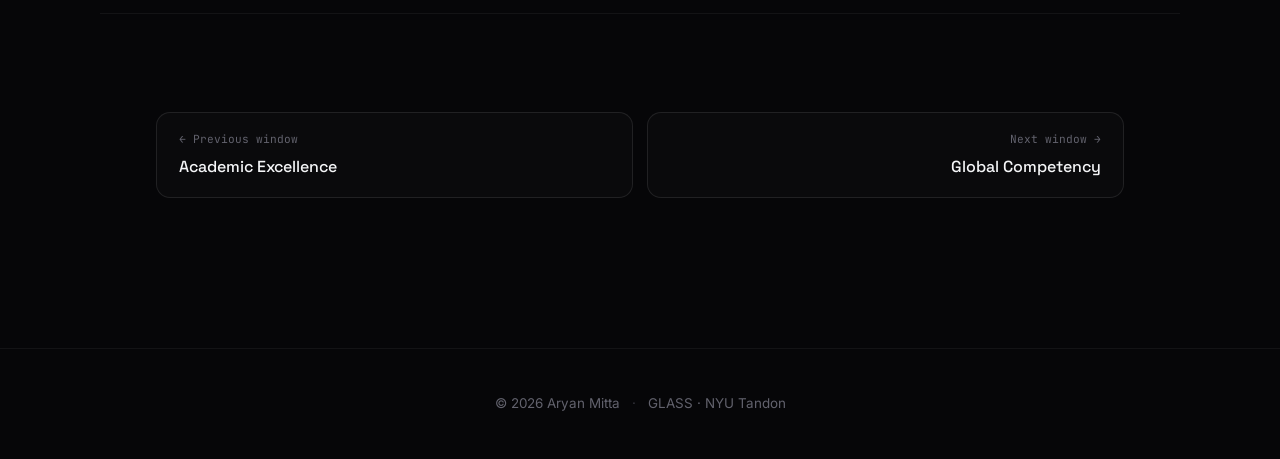
<file: glass/commitment-to-service.html>
<!DOCTYPE html>
<html lang="en">
<head>
  <meta charset="UTF-8" />
  <meta name="viewport" content="width=device-width, initial-scale=1.0" />
  <meta name="description" content="Commitment to Service — Aryan Mitta's GLASS window: service learning, mentoring, and community engagement." />
  <meta name="theme-color" content="#050505" />
  <title>Commitment to Service — GLASS · Aryan Mitta</title>

  <link rel="preconnect" href="https://fonts.googleapis.com" />
  <link rel="preconnect" href="https://fonts.gstatic.com" crossorigin />
  <link href="https://fonts.googleapis.com/css2?family=Space+Grotesk:wght@400;500;600;700&family=Inter:wght@300;400;500;600&family=JetBrains+Mono:wght@400;500&display=swap" rel="stylesheet" />

  <link rel="stylesheet" href="../styles.css" />
  <link rel="stylesheet" href="glass.css" />
  <link rel="icon" href="data:image/svg+xml,<svg xmlns='http://www.w3.org/2000/svg' viewBox='0 0 100 100'><text y='.9em' font-size='90'>🛰️</text></svg>" />
</head>
<body>
  <canvas id="starfield"></canvas>
  <div class="planet" aria-hidden="true"></div>
  <div class="aurora" aria-hidden="true"></div>

  <div class="spotlight" id="spotlight" aria-hidden="true"></div>
  <div class="vignette" aria-hidden="true"></div>
  <div class="cursor" id="cursor" aria-hidden="true"></div>
  <div class="scroll-progress" id="scrollProgress"></div>

  <header class="nav" id="nav">
    <a href="../index.html" class="nav__brand">
      <span class="nav__brand-mark">AM</span>
      <span class="nav__brand-text">Aryan&nbsp;Mitta</span>
    </a>
    <nav class="nav__links" id="navLinks">
      <a href="../index.html">Portfolio</a>
      <a href="index.html">GLASS Home</a>
      <a href="index.html#windows" class="nav__cta">The Five Windows</a>
    </nav>
    <button class="nav__toggle" id="navToggle" aria-label="Toggle menu">
      <span></span><span></span><span></span>
    </button>
  </header>

  <nav class="crumb" aria-label="Breadcrumb">
    <a href="index.html">GLASS</a>
    <span class="crumb__sep">/</span>
    <span>Commitment to Service</span>
  </nav>

  <main id="top">
    <section class="g-hero" style="padding-top:24px;">
      <p class="g-hero__eyebrow"><span class="status-dot"></span> Window 03 of 05</p>
      <h1 class="g-hero__title"><span class="grad">Commitment<br>to Service</span></h1>
      <p class="g-hero__lead">
        Engineering is only worth as much as the people it serves. This window is about
        service learning, mentoring, and community engagement — connecting my technical
        work to the UN SDGs and the Tandon Impact Areas.
      </p>
    </section>

    <section class="section" style="padding-top:0;">
      <article class="g-card reveal">
        <h3>What GLASS means by this</h3>
        <p>
          The Commitment to Service window asks scholars to give back — through service
          learning, community engagement, mentoring, and alternative break experiences.
          GLASS frames this service around the <strong>NYU Tandon Impact Areas</strong>
          and the <strong>UN Sustainable Development Goals</strong>, so that helping
          others and advancing global priorities go hand in hand.
        </p>
      </article>

      <div class="facet reveal">
        <p class="facet__label">My approach</p>
        <ul class="bullets">
          <li>Share what I know — teaching and mentoring younger engineers so the next cohort starts further ahead.</li>
          <li>Make STEM accessible: lower the barrier for students who don't see themselves as "engineering people" yet.</li>
          <li>Direct service toward the SDGs my work touches — quality education, and resilient infrastructure.</li>
          <li>Lead by contribution, not just by title — support the teams and events that hold a program together.</li>
        </ul>
      </div>

      <div class="facet reveal">
        <p class="facet__label">Evidence &amp; engagement</p>
        <ul class="bullets">
          <li><strong>FNPF — Bali, Indonesia:</strong> environmental &amp; community service with the Friends of the National Parks Foundation; an alternative-break experience working directly with a conservation organization abroad.</li>
          <li><strong>Service Chair — Theta Tau:</strong> led service and outreach initiatives for the professional engineering fraternity.</li>
          <li><strong>Teaching Assistant — EG-UY 1004 General Engineering:</strong> ran weekly labs, graded technical writing, and mentored students on hands-on Arduino, CAD, and programming projects.</li>
        </ul>
      </div>

      <div class="facet reveal">
        <p class="facet__label">Goals through GLASS</p>
        <div class="chip-row">
          <span class="statuschip statuschip--done">FNPF service in Bali</span>
          <span class="statuschip statuschip--done">Theta Tau Service Chair</span>
          <span class="statuschip statuschip--done">TA in General Engineering</span>
          <span class="statuschip statuschip--plan">Service project tied to a UN SDG</span>
        </div>
      </div>
    </section>

    <div class="divider" aria-hidden="true"><span class="divider__beam"></span></div>

    <section class="section" style="padding-top:clamp(50px,7vw,90px);">
      <div class="pager reveal">
        <a class="prev" href="academic-excellence.html"><small>← Previous window</small><span>Academic Excellence</span></a>
        <a class="next" href="global-competency.html"><small>Next window →</small><span>Global Competency</span></a>
      </div>
    </section>
  </main>

  <footer class="footer">
    <span>© <span id="year"></span> Aryan Mitta</span>
    <span class="footer__sep">·</span>
    <span>GLASS · NYU Tandon</span>
  </footer>

  <script src="glass.js"></script>
</body>
</html>
</file>
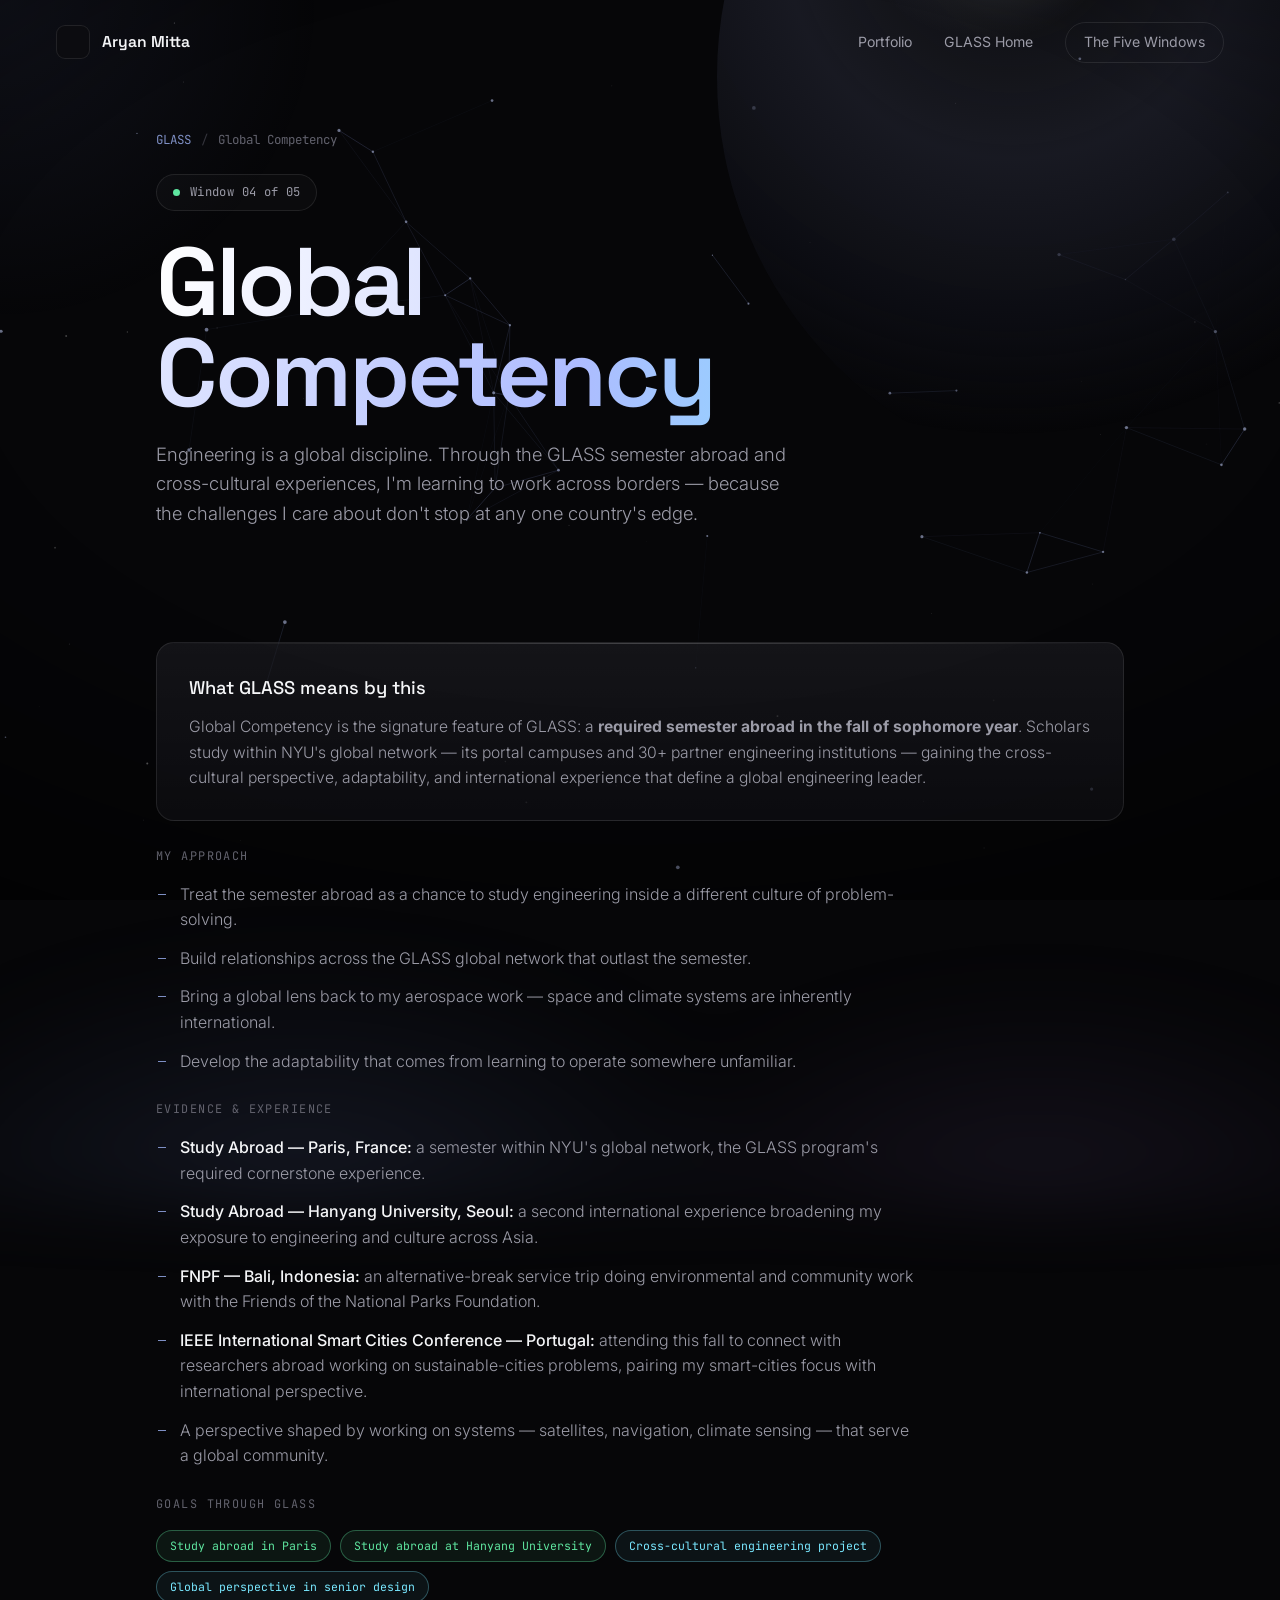
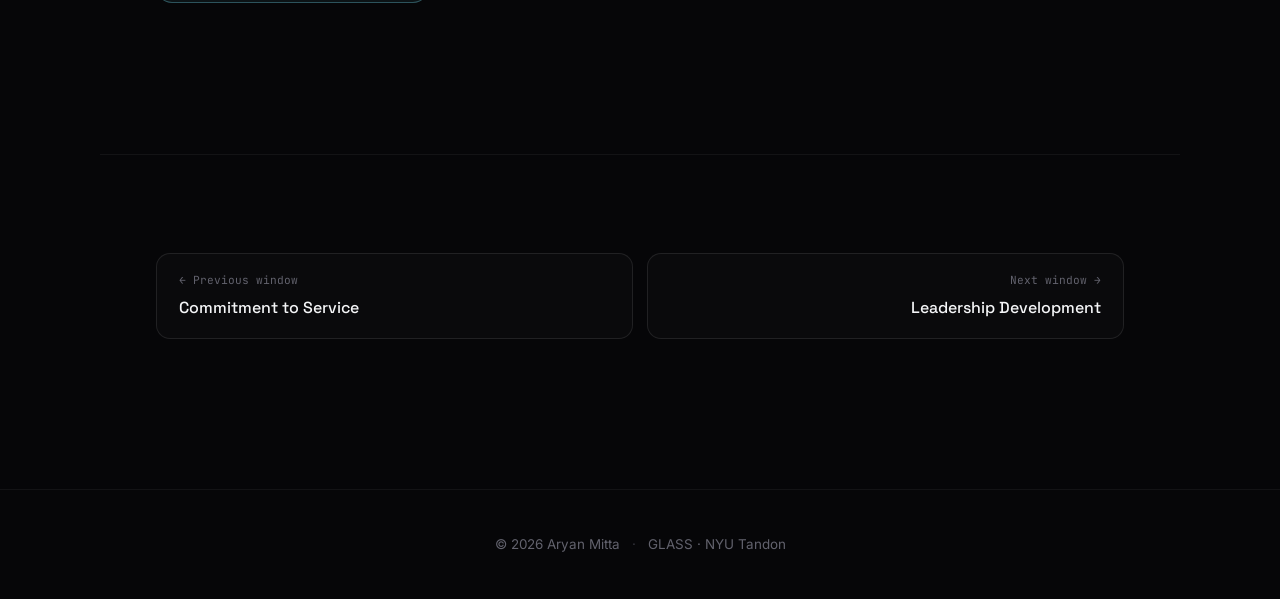
<file: glass/global-competency.html>
<!DOCTYPE html>
<html lang="en">
<head>
  <meta charset="UTF-8" />
  <meta name="viewport" content="width=device-width, initial-scale=1.0" />
  <meta name="description" content="Global Competency — Aryan Mitta's GLASS window: the required semester abroad and cross-cultural engineering experiences." />
  <meta name="theme-color" content="#050505" />
  <title>Global Competency — GLASS · Aryan Mitta</title>

  <link rel="preconnect" href="https://fonts.googleapis.com" />
  <link rel="preconnect" href="https://fonts.gstatic.com" crossorigin />
  <link href="https://fonts.googleapis.com/css2?family=Space+Grotesk:wght@400;500;600;700&family=Inter:wght@300;400;500;600&family=JetBrains+Mono:wght@400;500&display=swap" rel="stylesheet" />

  <link rel="stylesheet" href="../styles.css" />
  <link rel="stylesheet" href="glass.css" />
  <link rel="icon" href="data:image/svg+xml,<svg xmlns='http://www.w3.org/2000/svg' viewBox='0 0 100 100'><text y='.9em' font-size='90'>🛰️</text></svg>" />
</head>
<body>
  <canvas id="starfield"></canvas>
  <div class="planet" aria-hidden="true"></div>
  <div class="aurora" aria-hidden="true"></div>

  <div class="spotlight" id="spotlight" aria-hidden="true"></div>
  <div class="vignette" aria-hidden="true"></div>
  <div class="cursor" id="cursor" aria-hidden="true"></div>
  <div class="scroll-progress" id="scrollProgress"></div>

  <header class="nav" id="nav">
    <a href="../index.html" class="nav__brand">
      <span class="nav__brand-mark">AM</span>
      <span class="nav__brand-text">Aryan&nbsp;Mitta</span>
    </a>
    <nav class="nav__links" id="navLinks">
      <a href="../index.html">Portfolio</a>
      <a href="index.html">GLASS Home</a>
      <a href="index.html#windows" class="nav__cta">The Five Windows</a>
    </nav>
    <button class="nav__toggle" id="navToggle" aria-label="Toggle menu">
      <span></span><span></span><span></span>
    </button>
  </header>

  <nav class="crumb" aria-label="Breadcrumb">
    <a href="index.html">GLASS</a>
    <span class="crumb__sep">/</span>
    <span>Global Competency</span>
  </nav>

  <main id="top">
    <section class="g-hero" style="padding-top:24px;">
      <p class="g-hero__eyebrow"><span class="status-dot"></span> Window 04 of 05</p>
      <h1 class="g-hero__title"><span class="grad">Global<br>Competency</span></h1>
      <p class="g-hero__lead">
        Engineering is a global discipline. Through the GLASS semester abroad and
        cross-cultural experiences, I'm learning to work across borders — because the
        challenges I care about don't stop at any one country's edge.
      </p>
    </section>

    <section class="section" style="padding-top:0;">
      <article class="g-card reveal">
        <h3>What GLASS means by this</h3>
        <p>
          Global Competency is the signature feature of GLASS: a
          <strong>required semester abroad in the fall of sophomore year</strong>.
          Scholars study within NYU's global network — its portal campuses and
          30+ partner engineering institutions — gaining the cross-cultural perspective,
          adaptability, and international experience that define a global engineering
          leader.
        </p>
      </article>

      <div class="facet reveal">
        <p class="facet__label">My approach</p>
        <ul class="bullets">
          <li>Treat the semester abroad as a chance to study engineering inside a different culture of problem-solving.</li>
          <li>Build relationships across the GLASS global network that outlast the semester.</li>
          <li>Bring a global lens back to my aerospace work — space and climate systems are inherently international.</li>
          <li>Develop the adaptability that comes from learning to operate somewhere unfamiliar.</li>
        </ul>
      </div>

      <div class="facet reveal">
        <p class="facet__label">Evidence &amp; experience</p>
        <ul class="bullets">
          <li><strong>Study Abroad — Paris, France:</strong> a semester within NYU's global network, the GLASS program's required cornerstone experience.</li>
          <li><strong>Study Abroad — Hanyang University, Seoul:</strong> a second international experience broadening my exposure to engineering and culture across Asia.</li>
          <li><strong>FNPF — Bali, Indonesia:</strong> an alternative-break service trip doing environmental and community work with the Friends of the National Parks Foundation.</li>
          <li><strong>IEEE International Smart Cities Conference — Portugal:</strong> attending this fall to connect with researchers abroad working on sustainable-cities problems, pairing my smart-cities focus with international perspective.</li>
          <li>A perspective shaped by working on systems — satellites, navigation, climate sensing — that serve a global community.</li>
        </ul>
      </div>

      <div class="facet reveal">
        <p class="facet__label">Goals through GLASS</p>
        <div class="chip-row">
          <span class="statuschip statuschip--done">Study abroad in Paris</span>
          <span class="statuschip statuschip--done">Study abroad at Hanyang University</span>
          <span class="statuschip statuschip--plan">Cross-cultural engineering project</span>
          <span class="statuschip statuschip--plan">Global perspective in senior design</span>
        </div>
      </div>
    </section>

    <div class="divider" aria-hidden="true"><span class="divider__beam"></span></div>

    <section class="section" style="padding-top:clamp(50px,7vw,90px);">
      <div class="pager reveal">
        <a class="prev" href="commitment-to-service.html"><small>← Previous window</small><span>Commitment to Service</span></a>
        <a class="next" href="leadership-development.html"><small>Next window →</small><span>Leadership Development</span></a>
      </div>
    </section>
  </main>

  <footer class="footer">
    <span>© <span id="year"></span> Aryan Mitta</span>
    <span class="footer__sep">·</span>
    <span>GLASS · NYU Tandon</span>
  </footer>

  <script src="glass.js"></script>
</body>
</html>
</file>
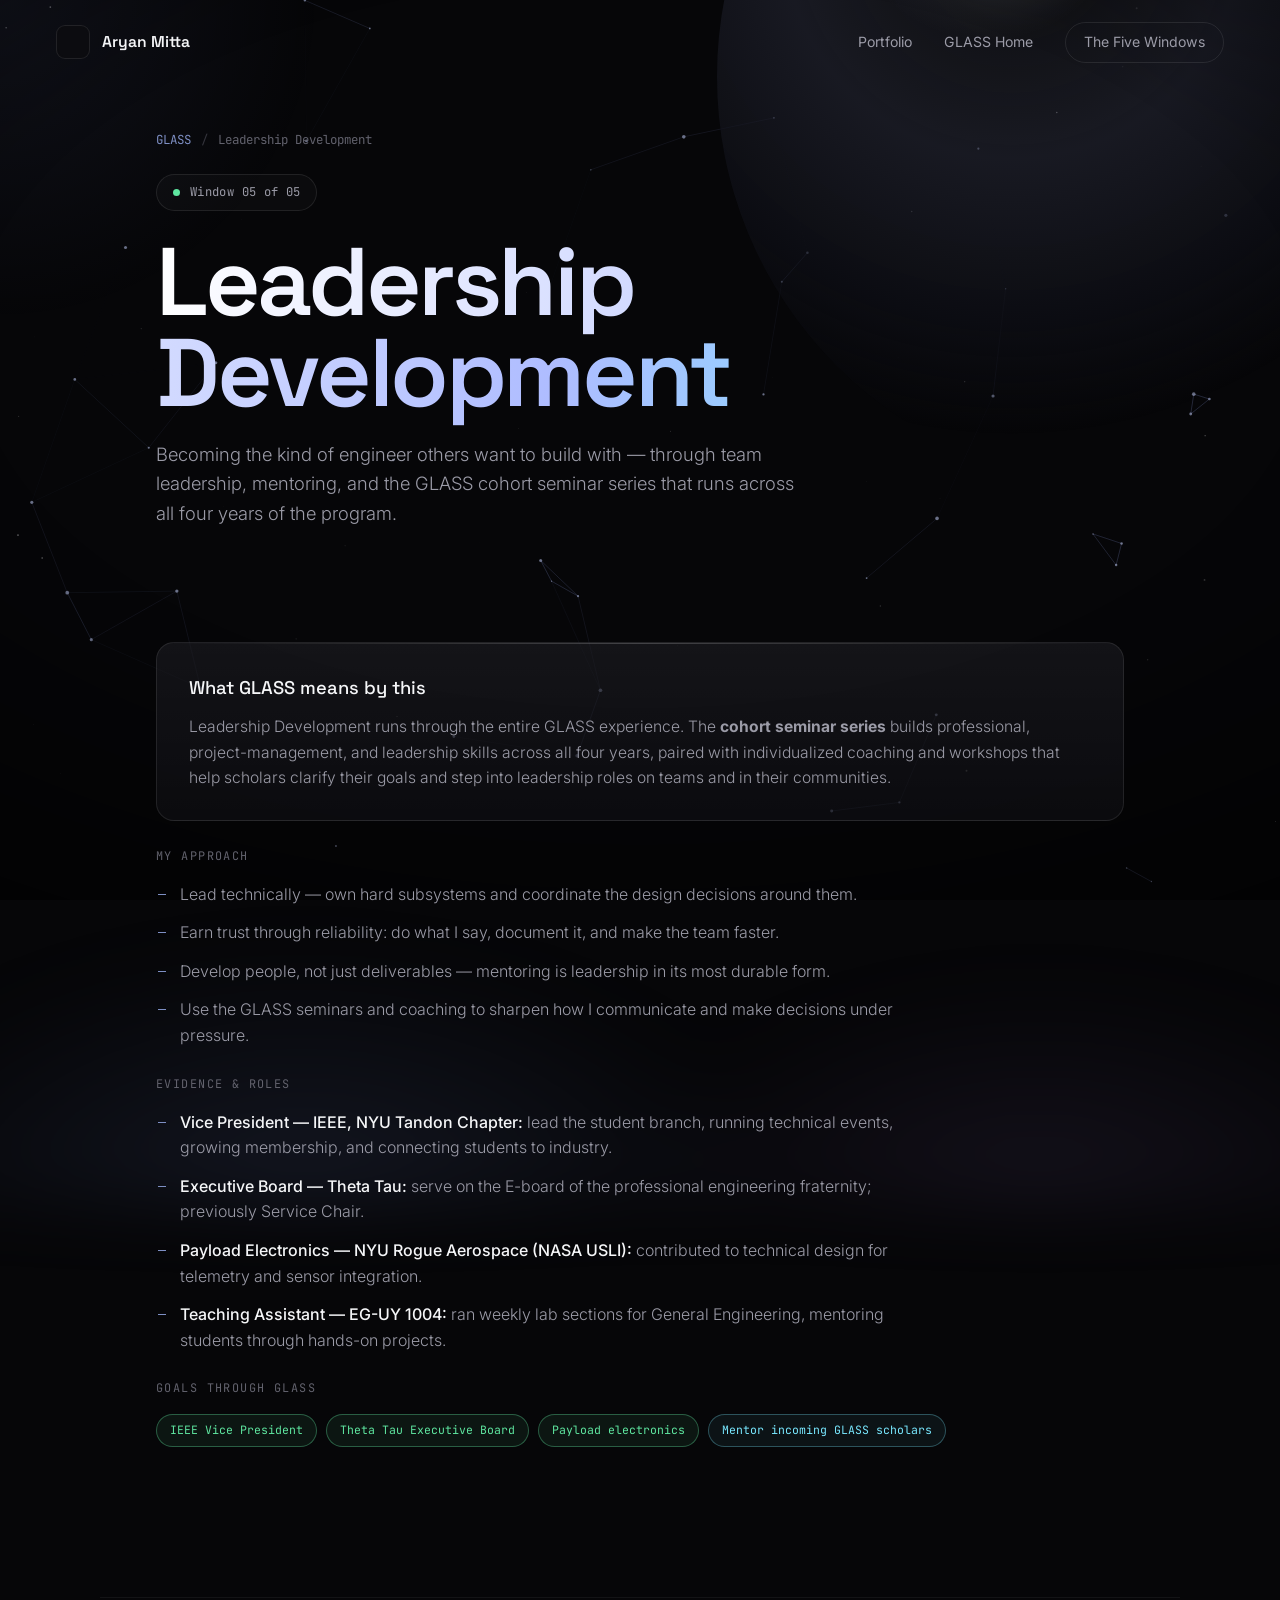
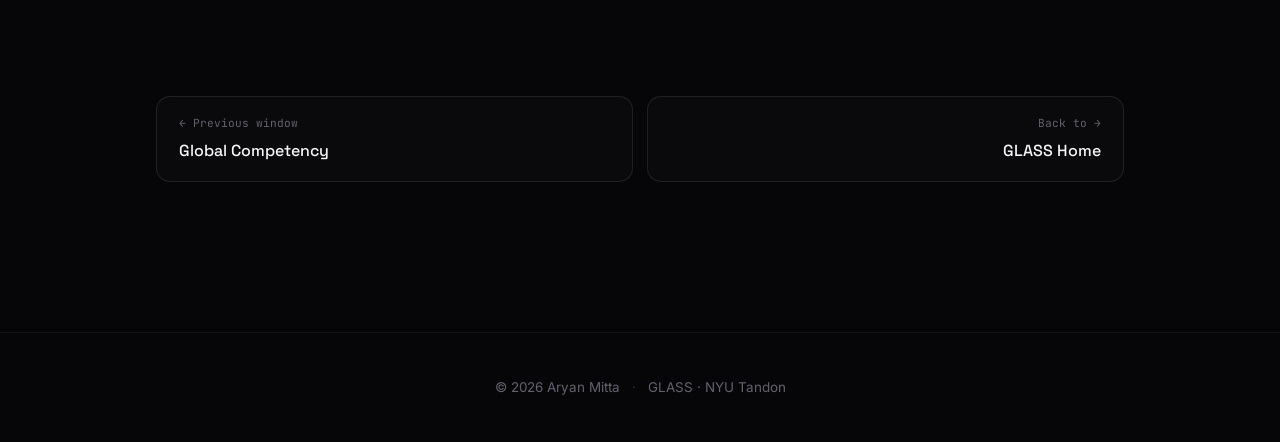
<file: glass/leadership-development.html>
<!DOCTYPE html>
<html lang="en">
<head>
  <meta charset="UTF-8" />
  <meta name="viewport" content="width=device-width, initial-scale=1.0" />
  <meta name="description" content="Leadership Development — Aryan Mitta's GLASS window: team leadership, mentoring, and the cohort seminar series." />
  <meta name="theme-color" content="#050505" />
  <title>Leadership Development — GLASS · Aryan Mitta</title>

  <link rel="preconnect" href="https://fonts.googleapis.com" />
  <link rel="preconnect" href="https://fonts.gstatic.com" crossorigin />
  <link href="https://fonts.googleapis.com/css2?family=Space+Grotesk:wght@400;500;600;700&family=Inter:wght@300;400;500;600&family=JetBrains+Mono:wght@400;500&display=swap" rel="stylesheet" />

  <link rel="stylesheet" href="../styles.css" />
  <link rel="stylesheet" href="glass.css" />
  <link rel="icon" href="data:image/svg+xml,<svg xmlns='http://www.w3.org/2000/svg' viewBox='0 0 100 100'><text y='.9em' font-size='90'>🛰️</text></svg>" />
</head>
<body>
  <canvas id="starfield"></canvas>
  <div class="planet" aria-hidden="true"></div>
  <div class="aurora" aria-hidden="true"></div>

  <div class="spotlight" id="spotlight" aria-hidden="true"></div>
  <div class="vignette" aria-hidden="true"></div>
  <div class="cursor" id="cursor" aria-hidden="true"></div>
  <div class="scroll-progress" id="scrollProgress"></div>

  <header class="nav" id="nav">
    <a href="../index.html" class="nav__brand">
      <span class="nav__brand-mark">AM</span>
      <span class="nav__brand-text">Aryan&nbsp;Mitta</span>
    </a>
    <nav class="nav__links" id="navLinks">
      <a href="../index.html">Portfolio</a>
      <a href="index.html">GLASS Home</a>
      <a href="index.html#windows" class="nav__cta">The Five Windows</a>
    </nav>
    <button class="nav__toggle" id="navToggle" aria-label="Toggle menu">
      <span></span><span></span><span></span>
    </button>
  </header>

  <nav class="crumb" aria-label="Breadcrumb">
    <a href="index.html">GLASS</a>
    <span class="crumb__sep">/</span>
    <span>Leadership Development</span>
  </nav>

  <main id="top">
    <section class="g-hero" style="padding-top:24px;">
      <p class="g-hero__eyebrow"><span class="status-dot"></span> Window 05 of 05</p>
      <h1 class="g-hero__title"><span class="grad">Leadership<br>Development</span></h1>
      <p class="g-hero__lead">
        Becoming the kind of engineer others want to build with — through team
        leadership, mentoring, and the GLASS cohort seminar series that runs across all
        four years of the program.
      </p>
    </section>

    <section class="section" style="padding-top:0;">
      <article class="g-card reveal">
        <h3>What GLASS means by this</h3>
        <p>
          Leadership Development runs through the entire GLASS experience. The
          <strong>cohort seminar series</strong> builds professional, project-management,
          and leadership skills across all four years, paired with individualized
          coaching and workshops that help scholars clarify their goals and step into
          leadership roles on teams and in their communities.
        </p>
      </article>

      <div class="facet reveal">
        <p class="facet__label">My approach</p>
        <ul class="bullets">
          <li>Lead technically — own hard subsystems and coordinate the design decisions around them.</li>
          <li>Earn trust through reliability: do what I say, document it, and make the team faster.</li>
          <li>Develop people, not just deliverables — mentoring is leadership in its most durable form.</li>
          <li>Use the GLASS seminars and coaching to sharpen how I communicate and make decisions under pressure.</li>
        </ul>
      </div>

      <div class="facet reveal">
        <p class="facet__label">Evidence &amp; roles</p>
        <ul class="bullets">
          <li><strong>Vice President — IEEE, NYU Tandon Chapter:</strong> lead the student branch, running technical events, growing membership, and connecting students to industry.</li>
          <li><strong>Executive Board — Theta Tau:</strong> serve on the E-board of the professional engineering fraternity; previously Service Chair.</li>
          <li><strong>Payload Electronics — NYU Rogue Aerospace (NASA USLI):</strong> contributed to technical design for telemetry and sensor integration.</li>
          <li><strong>Teaching Assistant — EG-UY 1004:</strong> ran weekly lab sections for General Engineering, mentoring students through hands-on projects.</li>
        </ul>
      </div>

      <div class="facet reveal">
        <p class="facet__label">Goals through GLASS</p>
        <div class="chip-row">
          <span class="statuschip statuschip--done">IEEE Vice President</span>
          <span class="statuschip statuschip--done">Theta Tau Executive Board</span>
          <span class="statuschip statuschip--done">Payload electronics</span>
          <span class="statuschip statuschip--plan">Mentor incoming GLASS scholars</span>
        </div>
      </div>
    </section>

    <div class="divider" aria-hidden="true"><span class="divider__beam"></span></div>

    <section class="section" style="padding-top:clamp(50px,7vw,90px);">
      <div class="pager reveal">
        <a class="prev" href="global-competency.html"><small>← Previous window</small><span>Global Competency</span></a>
        <a class="next" href="index.html"><small>Back to →</small><span>GLASS Home</span></a>
      </div>
    </section>
  </main>

  <footer class="footer">
    <span>© <span id="year"></span> Aryan Mitta</span>
    <span class="footer__sep">·</span>
    <span>GLASS · NYU Tandon</span>
  </footer>

  <script src="glass.js"></script>
</body>
</html>
</file>
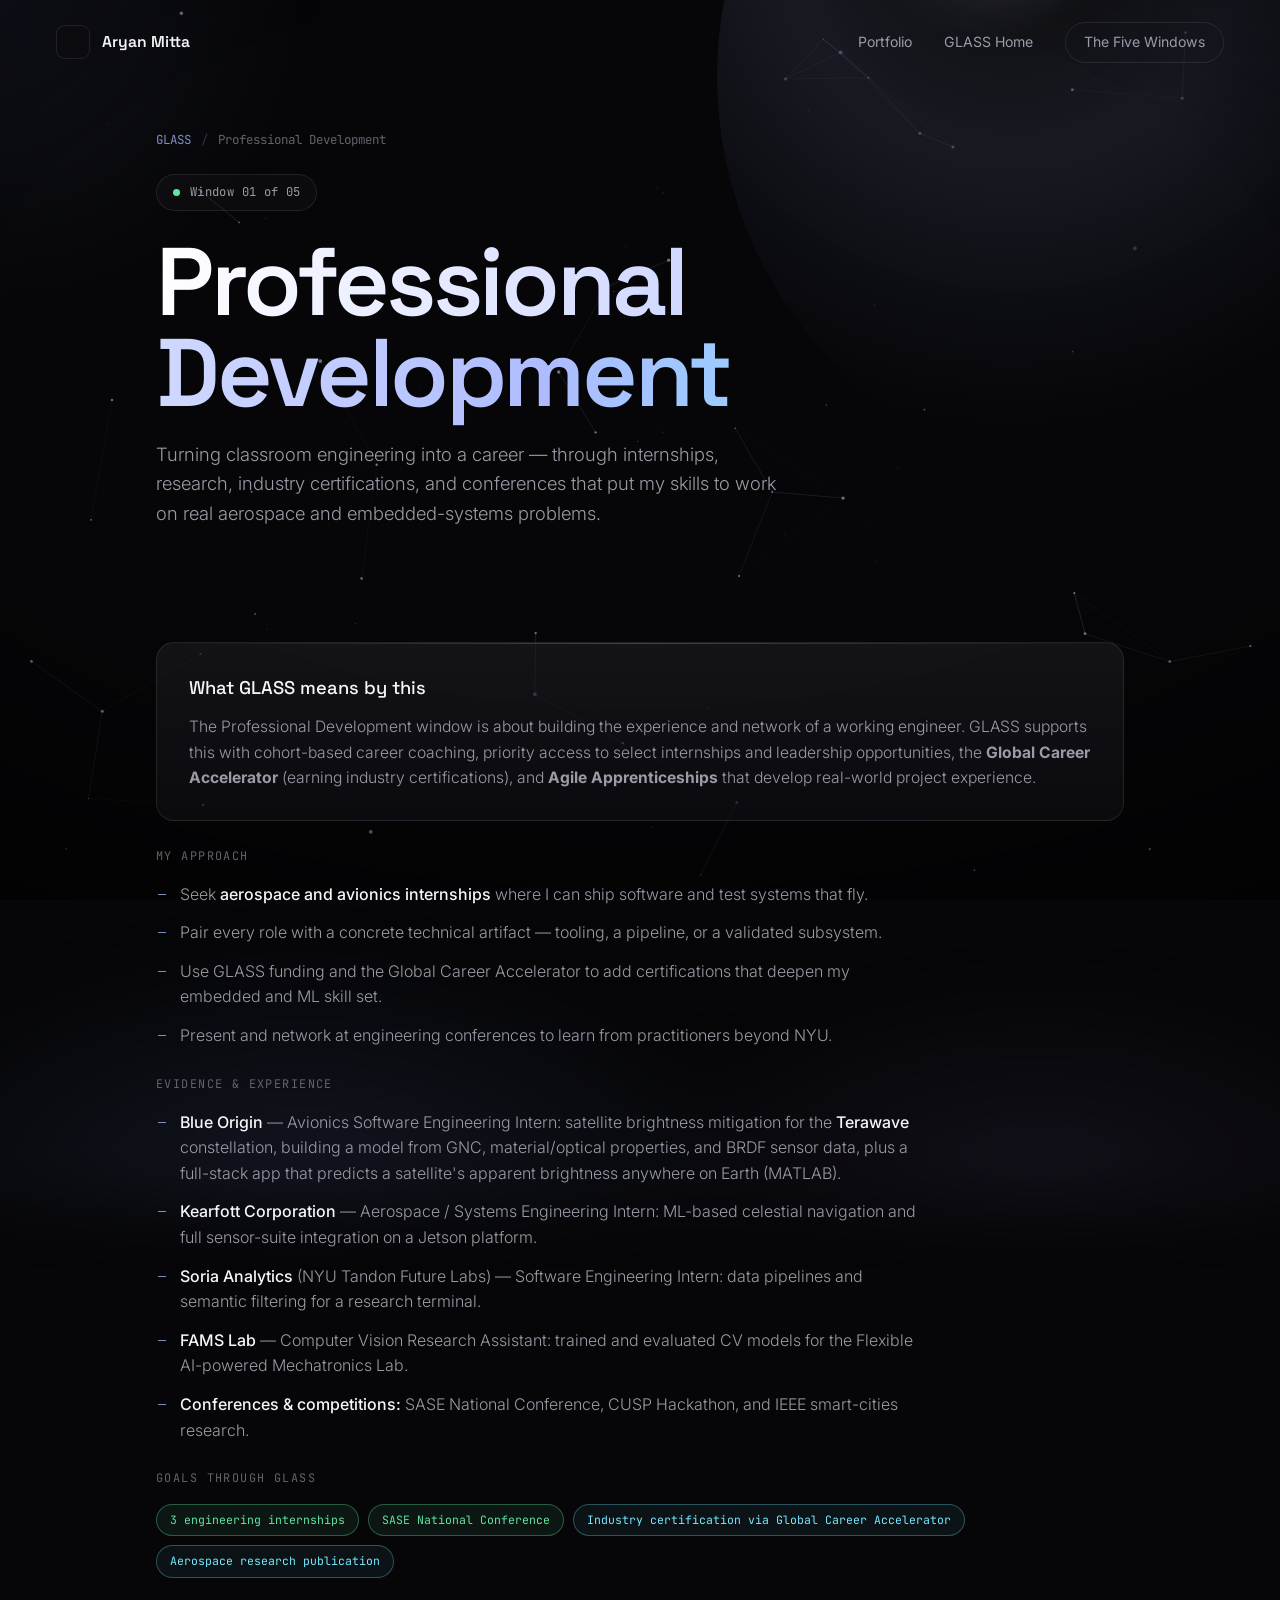
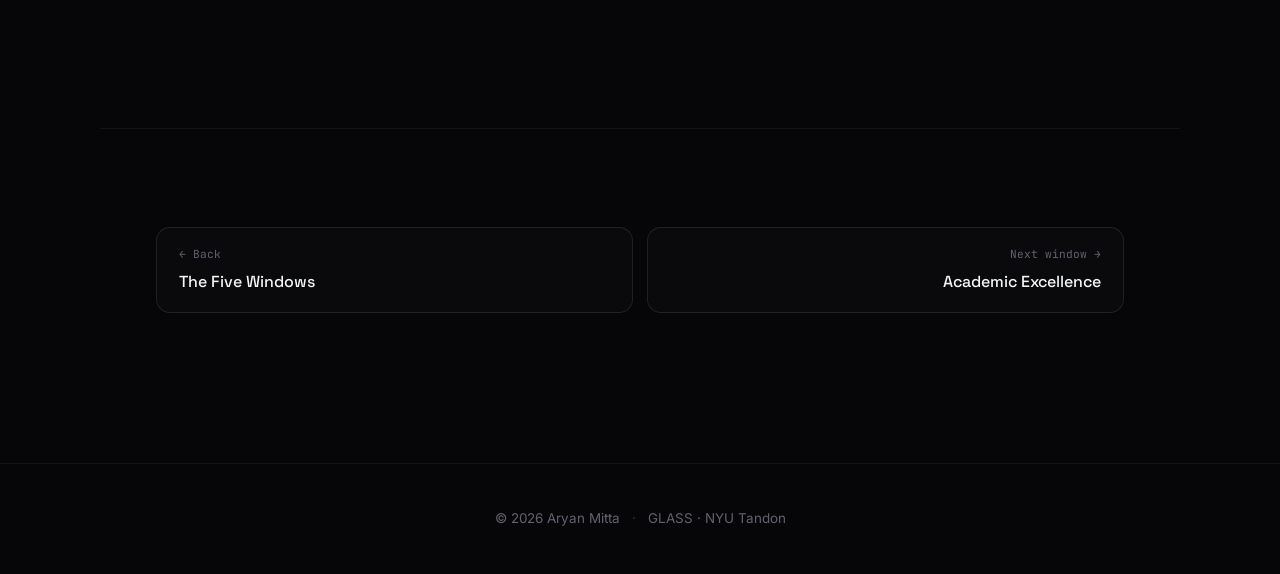
<file: glass/professional-development.html>
<!DOCTYPE html>
<html lang="en">
<head>
  <meta charset="UTF-8" />
  <meta name="viewport" content="width=device-width, initial-scale=1.0" />
  <meta name="description" content="Professional Development — Aryan Mitta's GLASS window: internships, research, certifications, and conferences." />
  <meta name="theme-color" content="#050505" />
  <title>Professional Development — GLASS · Aryan Mitta</title>

  <link rel="preconnect" href="https://fonts.googleapis.com" />
  <link rel="preconnect" href="https://fonts.gstatic.com" crossorigin />
  <link href="https://fonts.googleapis.com/css2?family=Space+Grotesk:wght@400;500;600;700&family=Inter:wght@300;400;500;600&family=JetBrains+Mono:wght@400;500&display=swap" rel="stylesheet" />

  <link rel="stylesheet" href="../styles.css" />
  <link rel="stylesheet" href="glass.css" />
  <link rel="icon" href="data:image/svg+xml,<svg xmlns='http://www.w3.org/2000/svg' viewBox='0 0 100 100'><text y='.9em' font-size='90'>🛰️</text></svg>" />
</head>
<body>
  <canvas id="starfield"></canvas>
  <div class="planet" aria-hidden="true"></div>
  <div class="aurora" aria-hidden="true"></div>

  <div class="spotlight" id="spotlight" aria-hidden="true"></div>
  <div class="vignette" aria-hidden="true"></div>
  <div class="cursor" id="cursor" aria-hidden="true"></div>
  <div class="scroll-progress" id="scrollProgress"></div>

  <header class="nav" id="nav">
    <a href="../index.html" class="nav__brand">
      <span class="nav__brand-mark">AM</span>
      <span class="nav__brand-text">Aryan&nbsp;Mitta</span>
    </a>
    <nav class="nav__links" id="navLinks">
      <a href="../index.html">Portfolio</a>
      <a href="index.html">GLASS Home</a>
      <a href="index.html#windows" class="nav__cta">The Five Windows</a>
    </nav>
    <button class="nav__toggle" id="navToggle" aria-label="Toggle menu">
      <span></span><span></span><span></span>
    </button>
  </header>

  <nav class="crumb" aria-label="Breadcrumb">
    <a href="index.html">GLASS</a>
    <span class="crumb__sep">/</span>
    <span>Professional Development</span>
  </nav>

  <main id="top">
    <section class="g-hero" style="padding-top:24px;">
      <p class="g-hero__eyebrow"><span class="status-dot"></span> Window 01 of 05</p>
      <h1 class="g-hero__title"><span class="grad">Professional<br>Development</span></h1>
      <p class="g-hero__lead">
        Turning classroom engineering into a career — through internships, research,
        industry certifications, and conferences that put my skills to work on real
        aerospace and embedded-systems problems.
      </p>
    </section>

    <section class="section" style="padding-top:0;">
      <article class="g-card reveal">
        <h3>What GLASS means by this</h3>
        <p>
          The Professional Development window is about building the experience and
          network of a working engineer. GLASS supports this with cohort-based career
          coaching, priority access to select internships and leadership opportunities,
          the <strong>Global Career Accelerator</strong> (earning industry
          certifications), and <strong>Agile Apprenticeships</strong> that develop
          real-world project experience.
        </p>
      </article>

      <div class="facet reveal">
        <p class="facet__label">My approach</p>
        <ul class="bullets">
          <li>Seek <strong>aerospace and avionics internships</strong> where I can ship software and test systems that fly.</li>
          <li>Pair every role with a concrete technical artifact — tooling, a pipeline, or a validated subsystem.</li>
          <li>Use GLASS funding and the Global Career Accelerator to add certifications that deepen my embedded and ML skill set.</li>
          <li>Present and network at engineering conferences to learn from practitioners beyond NYU.</li>
        </ul>
      </div>

      <div class="facet reveal">
        <p class="facet__label">Evidence &amp; experience</p>
        <ul class="bullets">
          <li><strong>Blue Origin</strong> — Avionics Software Engineering Intern: satellite brightness mitigation for the <strong>Terawave</strong> constellation, building a model from GNC, material/optical properties, and BRDF sensor data, plus a full-stack app that predicts a satellite's apparent brightness anywhere on Earth (MATLAB).</li>
          <li><strong>Kearfott Corporation</strong> — Aerospace / Systems Engineering Intern: ML-based celestial navigation and full sensor-suite integration on a Jetson platform.</li>
          <li><strong>Soria Analytics</strong> (NYU Tandon Future Labs) — Software Engineering Intern: data pipelines and semantic filtering for a research terminal.</li>
          <li><strong>FAMS Lab</strong> — Computer Vision Research Assistant: trained and evaluated CV models for the Flexible AI-powered Mechatronics Lab.</li>
          <li><strong>Conferences &amp; competitions:</strong> SASE National Conference, CUSP Hackathon, and IEEE smart-cities research.</li>
        </ul>
      </div>

      <div class="facet reveal">
        <p class="facet__label">Goals through GLASS</p>
        <div class="chip-row">
          <span class="statuschip statuschip--done">3 engineering internships</span>
          <span class="statuschip statuschip--done">SASE National Conference</span>
          <span class="statuschip statuschip--plan">Industry certification via Global Career Accelerator</span>
          <span class="statuschip statuschip--plan">Aerospace research publication</span>
        </div>
      </div>
    </section>

    <div class="divider" aria-hidden="true"><span class="divider__beam"></span></div>

    <section class="section" style="padding-top:clamp(50px,7vw,90px);">
      <div class="pager reveal">
        <a class="prev" href="index.html#windows"><small>← Back</small><span>The Five Windows</span></a>
        <a class="next" href="academic-excellence.html"><small>Next window →</small><span>Academic Excellence</span></a>
      </div>
    </section>
  </main>

  <footer class="footer">
    <span>© <span id="year"></span> Aryan Mitta</span>
    <span class="footer__sep">·</span>
    <span>GLASS · NYU Tandon</span>
  </footer>

  <script src="glass.js"></script>
</body>
</html>
</file>
<file: styles.css>
/* ============================================================
   Aryan Mitta — Space Portfolio · "Command Console"
   Performant: transforms + opacity only. No per-card blur.
   ============================================================ */

:root {
  --bg:        #060608;
  --bg-2:      #0c0c10;
  --ink:       #f5f6f8;
  --muted:     #9b9ba7;
  --dim:       #62626d;
  --faint:     #34343c;
  --line:      rgba(255, 255, 255, 0.09);
  --line-soft: rgba(255, 255, 255, 0.055);
  --accent:    #aebcff;
  --accent-2:  #7e8fc4;
  --cyan:      #79e8ff;
  --glow:      rgba(150, 170, 255, 0.45);
  --card-bg:   rgba(13, 13, 17, 0.6);
  --max:       1080px;
  --ease:      cubic-bezier(0.22, 0.7, 0.25, 1);
}

* { margin: 0; padding: 0; box-sizing: border-box; }
html { scroll-behavior: smooth; }

body {
  font-family: "Inter", system-ui, sans-serif;
  background: var(--bg);
  color: var(--ink);
  line-height: 1.6;
  overflow-x: hidden;
  -webkit-font-smoothing: antialiased;
  text-rendering: optimizeLegibility;
}
::selection { background: rgba(174, 188, 255, 0.24); color: #fff; }
a { color: inherit; text-decoration: none; }

/* ---------- Backdrop ---------- */
#starfield { position: fixed; inset: 0; z-index: -6; display: block; }

.planet {
  position: fixed; z-index: -5;
  top: -26vmax; right: -20vmax;
  width: 64vmax; height: 64vmax; border-radius: 50%;
  background:
    radial-gradient(circle at 36% 32%,
      rgba(214, 220, 236, 0.10) 0%,
      rgba(120, 126, 150, 0.10) 12%,
      rgba(40, 42, 56, 0.55) 30%,
      rgba(14, 15, 22, 0.7) 52%,
      rgba(6, 6, 8, 0) 66%);
  will-change: transform; pointer-events: none;
}
.planet::after {
  content: ""; position: absolute; inset: 0; border-radius: 50%;
  background: radial-gradient(circle at 33% 28%, rgba(220,228,255,0.16), transparent 18%);
}

.aurora {
  position: fixed; z-index: -4;
  bottom: -34vh; left: -10vw; width: 120vw; height: 72vh;
  background:
    radial-gradient(ellipse 46% 60% at 28% 100%, rgba(96, 116, 176, 0.16), transparent 70%),
    radial-gradient(ellipse 40% 52% at 76% 100%, rgba(126, 100, 168, 0.13), transparent 70%);
  filter: blur(34px); pointer-events: none;
  will-change: transform;
  animation: auroraDrift 22s ease-in-out infinite alternate;
}
@keyframes auroraDrift {
  from { transform: translate3d(0,0,0) scale(1); }
  to   { transform: translate3d(5%,-4%,0) scale(1.08); }
}

.spotlight {
  position: fixed; z-index: -3; top: 0; left: 0;
  width: 760px; height: 760px; margin: -380px 0 0 -380px; border-radius: 50%;
  background: radial-gradient(circle, rgba(150, 170, 255, 0.08), transparent 60%);
  will-change: transform; pointer-events: none;
}

.vignette {
  position: fixed; inset: 0; z-index: -2; pointer-events: none;
  background: radial-gradient(ellipse 100% 78% at 50% 38%, transparent 52%, rgba(0,0,0,0.62) 100%);
}

/* custom lagging cursor glow */
.cursor {
  position: fixed; top: 0; left: 0; z-index: 95;
  width: 26px; height: 26px; margin: -13px 0 0 -13px; border-radius: 50%;
  border: 1px solid rgba(174, 188, 255, 0.6);
  background: radial-gradient(circle, rgba(174,188,255,0.18), transparent 70%);
  pointer-events: none; opacity: 0;
  transition: opacity 0.3s, width 0.25s var(--ease), height 0.25s var(--ease), background 0.25s, border-color 0.25s;
  will-change: transform;
}
.cursor.is-visible { opacity: 1; }
.cursor.is-hover {
  width: 52px; height: 52px; margin: -26px 0 0 -26px;
  background: radial-gradient(circle, rgba(174,188,255,0.12), transparent 70%);
  border-color: rgba(174, 188, 255, 0.9);
}

/* ---------- Scroll progress ---------- */
.scroll-progress {
  position: fixed; top: 0; left: 0; height: 2px; width: 100%;
  background: linear-gradient(90deg, var(--accent-2), var(--accent), var(--cyan));
  z-index: 100; box-shadow: 0 0 12px var(--glow);
  transform: scaleX(0); transform-origin: 0 50%; will-change: transform;
}

/* ---------- Nav ---------- */
.nav {
  position: fixed; top: 0; left: 0; right: 0; z-index: 90;
  display: flex; align-items: center; justify-content: space-between;
  padding: 22px clamp(20px, 5vw, 56px);
  transition: background 0.4s, padding 0.4s, border-color 0.4s; border-bottom: 1px solid transparent;
}
.nav.scrolled {
  background: rgba(8, 8, 11, 0.82);
  backdrop-filter: blur(14px); -webkit-backdrop-filter: blur(14px);
  padding-top: 13px; padding-bottom: 13px; border-bottom: 1px solid var(--line-soft);
}
.nav__brand { display: flex; align-items: center; gap: 12px; font-family: "Space Grotesk", sans-serif; font-weight: 600; }
.nav__brand-mark {
  display: grid; place-items: center; width: 34px; height: 34px; border-radius: 9px;
  border: 1px solid var(--line); background: var(--bg-2); font-size: 0.78rem; font-weight: 600;
  position: relative; overflow: hidden; transition: border-color 0.3s, box-shadow 0.3s;
}
.nav__brand-mark::before {
  content: ""; position: absolute; inset: -50%;
  background: conic-gradient(from 0deg, transparent 0 70%, rgba(174,188,255,0.7) 85%, transparent 100%);
  animation: spin 5s linear infinite; opacity: 0; transition: opacity 0.3s;
}
.nav__brand-mark::after { content: ""; position: absolute; inset: 1px; background: var(--bg-2); border-radius: 8px; }
.nav__brand-mark svg { position: relative; z-index: 1; display: block; color: var(--accent); transition: color 0.3s; }
.nav__brand:hover .nav__brand-mark { border-color: rgba(174,188,255,0.5); box-shadow: 0 0 18px rgba(150,170,255,0.25); }
.nav__brand:hover .nav__brand-mark svg { color: var(--cyan); }
.nav__brand:hover .nav__brand-mark::before { opacity: 1; }
@keyframes spin { to { transform: rotate(360deg); } }
.nav__brand-text { font-size: 0.98rem; }
.nav__links { display: flex; align-items: center; gap: 32px; }
.nav__links a { font-size: 0.88rem; color: var(--muted); position: relative; transition: color 0.25s; }
.nav__links a:not(.nav__cta)::after { content: ""; position: absolute; left: 0; bottom: -6px; width: 0; height: 1px; background: var(--accent); transition: width 0.3s var(--ease); }
.nav__links a:hover { color: var(--ink); }
.nav__links a:hover::after, .nav__links a.active::after { width: 100%; }
.nav__links a.active { color: var(--ink); }
.nav__cta { padding: 8px 18px; border: 1px solid var(--line); border-radius: 999px; transition: background 0.25s, border-color 0.25s, transform 0.25s; }
.nav__cta:hover { background: rgba(255,255,255,0.05); border-color: rgba(174,188,255,0.45); transform: translateY(-1px); }
/* GLASS is a separate site — flag it in cyan with an external-link marker so it
   doesn't read as just another in-page section link. */
.nav__links a.nav__glass {
  color: var(--cyan); padding: 8px 16px; border-radius: 999px;
  border: 1px solid rgba(121,232,255,0.4); background: rgba(121,232,255,0.07);
  transition: background 0.25s, border-color 0.25s, color 0.25s, transform 0.25s, box-shadow 0.25s;
}
.nav__links a.nav__glass::after { display: none; }
.nav__links a.nav__glass::before { content: "↗"; margin-right: 6px; font-size: 0.82em; opacity: 0.85; }
.nav__links a.nav__glass:hover {
  color: var(--cyan); background: rgba(121,232,255,0.14);
  border-color: rgba(121,232,255,0.7); transform: translateY(-1px);
  box-shadow: 0 0 18px -4px rgba(121,232,255,0.5);
}
.nav__toggle { display: none; background: none; border: 0; cursor: pointer; }
.nav__toggle span { display: block; width: 24px; height: 1.5px; margin: 6px 0; background: var(--ink); border-radius: 2px; transition: transform 0.3s, opacity 0.3s; }

/* ---------- Buttons ---------- */
.btn {
  display: inline-flex; align-items: center; gap: 9px; padding: 14px 28px; border-radius: 999px;
  font-weight: 500; font-size: 0.92rem; position: relative; overflow: hidden;
  transition: transform 0.3s var(--ease), box-shadow 0.3s, background 0.3s, border-color 0.3s, color 0.3s;
}
.btn__arrow { transition: transform 0.3s var(--ease); position: relative; z-index: 1; }
.btn:hover .btn__arrow { transform: translateX(4px); }
.btn--primary { background: var(--ink); color: #0a0a0c; font-weight: 600; }
.btn--primary::after {
  content: ""; position: absolute; top: 0; left: -150%; width: 55%; height: 100%;
  background: linear-gradient(120deg, transparent, rgba(255,255,255,0.6), transparent);
  transform: skewX(-20deg); transition: left 0.65s var(--ease);
}
.btn--primary:hover { transform: translateY(-2px); box-shadow: 0 16px 40px -14px rgba(174,188,255,0.55); }
.btn--primary:hover::after { left: 160%; }
.btn--ghost { border: 1px solid var(--line); color: var(--ink); background: rgba(255,255,255,0.02); }
.btn--ghost:hover { transform: translateY(-2px); border-color: rgba(174,188,255,0.55); background: rgba(255,255,255,0.06); box-shadow: 0 0 24px -6px rgba(150,170,255,0.3); }

/* ---------- Hero ---------- */
.hero {
  position: relative; min-height: 100vh; display: flex; align-items: center;
  padding: 120px clamp(20px, 5vw, 56px) 90px; max-width: var(--max); margin: 0 auto;
}
.hero__inner { max-width: 820px; position: relative; z-index: 2; }
.hero__hud {
  position: absolute; top: 120px; right: clamp(20px, 5vw, 56px); z-index: 2;
  display: flex; flex-direction: column; align-items: flex-end; gap: 6px; text-align: right;
}
.hero__hud-line {
  font-family: "JetBrains Mono", monospace; font-size: 0.68rem; letter-spacing: 0.08em;
  color: var(--dim); padding: 4px 0; border-right: 2px solid rgba(174,188,255,0.4); padding-right: 12px;
}
.hero__hud-line:first-child { color: var(--cyan); }
.hero__eyebrow {
  display: inline-flex; align-items: center; gap: 10px; font-family: "JetBrains Mono", monospace;
  font-size: 0.76rem; letter-spacing: 0.03em; color: var(--muted); padding: 8px 16px;
  border: 1px solid var(--line); border-radius: 999px; background: rgba(255,255,255,0.025); margin-bottom: 30px;
}
.status-dot { width: 7px; height: 7px; border-radius: 50%; background: #5fe6a0; box-shadow: 0 0 0 0 rgba(95,230,160,0.6); animation: pulse 2.4s infinite; }
@keyframes pulse { 0% { box-shadow: 0 0 0 0 rgba(95,230,160,0.5);} 70% { box-shadow: 0 0 0 8px rgba(95,230,160,0);} 100% { box-shadow: 0 0 0 0 rgba(95,230,160,0);} }
.hero__title { font-family: "Space Grotesk", sans-serif; font-size: clamp(3.6rem, 13vw, 9rem); line-height: 0.9; font-weight: 600; letter-spacing: -0.035em; margin-bottom: 26px; }
.hero__title span { display: block; }
.hero__title span:last-child {
  background: linear-gradient(96deg, #fff 0%, var(--accent) 38%, var(--cyan) 60%, #9aa0b5 100%);
  background-size: 220% auto; -webkit-background-clip: text; background-clip: text; color: transparent;
  animation: shimmer 7s linear infinite;
}
@keyframes shimmer { to { background-position: 220% center; } }
.hero__role { font-size: clamp(1rem, 2.2vw, 1.32rem); color: var(--ink); margin-bottom: 22px; }
.hero__tagline { font-size: clamp(1rem, 1.5vw, 1.15rem); color: var(--muted); max-width: 580px; margin-bottom: 42px; font-weight: 300; }
.hl { color: var(--ink); font-weight: 500; }
.hero__actions { display: flex; gap: 14px; flex-wrap: wrap; margin-bottom: 62px; }
.hero__stats { display: flex; align-items: center; gap: clamp(20px, 4vw, 42px); flex-wrap: wrap; }
.stat { display: flex; flex-direction: column; }
.stat__div { width: 1px; height: 38px; background: var(--line); }
.stat__num { font-family: "Space Grotesk", sans-serif; font-size: clamp(1.7rem, 3.2vw, 2.4rem); font-weight: 600; line-height: 1; }
.stat__label { font-size: 0.78rem; color: var(--dim); margin-top: 8px; }

.scroll-cue { position: absolute; bottom: 36px; left: clamp(20px, 5vw, 56px); display: flex; align-items: center; gap: 12px; font-family: "JetBrains Mono", monospace; font-size: 0.68rem; letter-spacing: 0.25em; color: var(--dim); }
.scroll-cue__line { width: 46px; height: 1px; background: var(--faint); position: relative; overflow: hidden; }
.scroll-cue__line::after { content: ""; position: absolute; inset: 0; width: 40%; background: var(--accent); animation: cueSlide 2.2s var(--ease) infinite; }
@keyframes cueSlide { 0% { transform: translateX(-120%); } 100% { transform: translateX(280%); } }

/* ---------- Marquee ---------- */
.marquee {
  overflow: hidden; padding: 20px 0; border-top: 1px solid var(--line-soft); border-bottom: 1px solid var(--line-soft);
  -webkit-mask-image: linear-gradient(90deg, transparent, #000 10%, #000 90%, transparent);
  mask-image: linear-gradient(90deg, transparent, #000 10%, #000 90%, transparent);
}
.marquee__track { display: flex; align-items: center; gap: 26px; width: max-content; animation: scrollX 34s linear infinite; }
.marquee:hover .marquee__track { animation-play-state: paused; }
.marquee__item { font-family: "Space Grotesk", sans-serif; font-size: clamp(1.1rem, 2.4vw, 1.7rem); font-weight: 500; color: var(--muted); white-space: nowrap; transition: color 0.3s; }
.marquee__item:hover { color: var(--ink); }
.marquee__star { color: var(--accent-2); font-size: 0.8rem; }
@keyframes scrollX { to { transform: translateX(-50%); } }

/* ---------- Sections ---------- */
.section {
  max-width: var(--max); margin: 0 auto; padding: clamp(80px, 12vw, 150px) clamp(20px, 5vw, 56px);
  /* Skip layout/paint for offscreen sections; remember real size once seen. */
  content-visibility: auto; contain-intrinsic-size: auto 720px;
}
.section__head { margin-bottom: 56px; }
.section__index { display: inline-block; font-family: "JetBrains Mono", monospace; font-size: 0.78rem; letter-spacing: 0.06em; color: var(--accent-2); margin-bottom: 18px; }
.section__title { font-family: "Space Grotesk", sans-serif; font-size: clamp(2rem, 5.5vw, 3.4rem); font-weight: 600; letter-spacing: -0.02em; line-height: 1.05; }

/* ---------- Card base + cursor spotlight glow ---------- */
.xp__card, .mission, .skill-card, .edu-card, .lead-card, .contact {
  background: linear-gradient(180deg, rgba(255,255,255,0.045), rgba(255,255,255,0.012));
  background-color: var(--card-bg);
  border: 1px solid var(--line); border-radius: 18px; position: relative; overflow: hidden;
}
/* top hairline sheen */
.xp__card::before, .mission::before, .skill-card::before, .edu-card::before, .lead-card::before {
  content: ""; position: absolute; left: 0; right: 0; top: 0; height: 1px;
  background: linear-gradient(90deg, transparent, rgba(255,255,255,0.2), transparent); z-index: 3;
}
/* cursor-follow glow */
.glow-target::after {
  content: ""; position: absolute; inset: 0; border-radius: inherit; z-index: 0; pointer-events: none;
  background: radial-gradient(260px circle at var(--mx, 50%) var(--my, 50%), rgba(174,188,255,0.16), transparent 62%);
  opacity: 0; transition: opacity 0.4s var(--ease);
}
.glow-target.is-glow::after { opacity: 1; }
.glow-target > * { position: relative; z-index: 1; }

/* ---------- About ---------- */
.about { display: grid; grid-template-columns: minmax(240px, 320px) 1fr; gap: clamp(30px, 5vw, 64px); align-items: center; }
.about__lead p { color: var(--muted); font-size: 1.08rem; margin-bottom: 20px; font-weight: 300; }
.about__lead strong { color: var(--ink); font-weight: 500; }
.about__tags { list-style: none; display: flex; flex-wrap: wrap; gap: 9px; }
.about__tags li { font-size: 0.86rem; color: var(--muted); padding: 9px 15px; border: 1px solid var(--line); border-radius: 999px; background: rgba(255,255,255,0.02); transition: transform 0.25s var(--ease), border-color 0.25s, color 0.25s; }
.about__tags li:hover { transform: translateY(-3px); border-color: rgba(174,188,255,0.5); color: var(--ink); }
/* My story */
.story { display: flex; gap: 26px; margin-top: clamp(40px, 6vw, 72px); max-width: 760px; }
.story__rail { flex: 0 0 2px; border-radius: 2px; background: linear-gradient(180deg, var(--accent), transparent); }
.story__eyebrow { font-family: "JetBrains Mono", monospace; font-size: 0.72rem; text-transform: uppercase; letter-spacing: 0.16em; color: var(--accent); }
.story__lead { font-family: "Space Grotesk", sans-serif; font-size: clamp(1.15rem, 2.4vw, 1.5rem); font-weight: 500; line-height: 1.35; color: var(--ink); margin: 14px 0 16px; letter-spacing: -0.01em; }
.story__body p { color: var(--muted); font-weight: 300; font-size: 1.02rem; }
.story__body em { color: var(--accent-2); font-style: italic; }

/* ---------- Timeline ---------- */
.timeline { position: relative; }
.timeline::before { content: ""; position: absolute; left: 6px; top: 10px; bottom: 10px; width: 1px; background: linear-gradient(var(--line), var(--faint), transparent); }
.xp { position: relative; padding-left: 42px; margin-bottom: 26px; }
.xp__marker { position: absolute; left: 0; top: 8px; width: 13px; height: 13px; border-radius: 50%; background: var(--bg); border: 1px solid var(--accent-2); display: grid; place-items: center; }
.xp__marker span { width: 5px; height: 5px; border-radius: 50%; background: var(--accent); box-shadow: 0 0 10px var(--glow); }
.xp__card { padding: 28px 30px; transition: transform 0.3s var(--ease), border-color 0.3s; }
.xp__card:hover { transform: translateY(-3px); border-color: rgba(174,188,255,0.3); }
.xp__top { display: flex; justify-content: space-between; align-items: flex-start; gap: 16px; margin-bottom: 14px; }
.xp__role { font-family: "Space Grotesk", sans-serif; font-size: 1.2rem; font-weight: 500; }
.xp__company { color: var(--accent); font-size: 0.92rem; margin-top: 4px; }
.xp__badge { font-size: 0.7rem; font-family: "JetBrains Mono", monospace; padding: 5px 12px; border-radius: 999px; border: 1px solid var(--line); color: var(--muted); white-space: nowrap; }
.xp__badge--live { color: #5fe6a0; border-color: rgba(95,230,160,0.35); background: rgba(95,230,160,0.07); }
.xp__desc { color: var(--muted); margin-bottom: 16px; font-weight: 300; }
.xp__bullets { list-style: none; margin-bottom: 20px; }
.xp__bullets li { position: relative; padding-left: 22px; color: var(--muted); font-size: 0.94rem; margin-bottom: 9px; font-weight: 300; }
.xp__bullets li::before { content: ""; position: absolute; left: 2px; top: 11px; width: 6px; height: 1px; background: var(--accent-2); }
.xp__stack { display: flex; flex-wrap: wrap; gap: 8px; }
.xp__stack span, .mission__stack span { font-family: "JetBrains Mono", monospace; font-size: 0.72rem; color: var(--muted); padding: 5px 11px; border-radius: 7px; background: rgba(255,255,255,0.03); border: 1px solid var(--line-soft); }

/* ---------- Featured Mission ---------- */
.mission { padding: clamp(30px, 4vw, 52px); }
.mission__head { display: flex; justify-content: space-between; align-items: flex-start; gap: 20px; margin-bottom: 24px; }
.mission__tag { font-family: "JetBrains Mono", monospace; font-size: 0.78rem; color: var(--accent-2); margin-bottom: 12px; }
.mission__title { font-family: "Space Grotesk", sans-serif; font-size: clamp(1.5rem, 3.6vw, 2.2rem); font-weight: 600; line-height: 1.08; letter-spacing: -0.01em; }
.mission__role { color: var(--muted); margin-top: 8px; }
.mission__badge { font-size: 2.2rem; animation: float 5s ease-in-out infinite; }
@keyframes float { 0%,100% { transform: translateY(0); } 50% { transform: translateY(-9px); } }
.mission__desc { color: var(--muted); font-size: 1.05rem; max-width: 760px; margin-bottom: 34px; font-weight: 300; }
.mission__grid { display: grid; grid-template-columns: 1.3fr 1fr; gap: clamp(26px, 4vw, 54px); margin-bottom: 30px; }
.mission__col h4 { font-family: "JetBrains Mono", monospace; font-size: 0.74rem; color: var(--dim); margin-bottom: 16px; text-transform: uppercase; letter-spacing: 0.12em; }
.mission__col > ul { list-style: none; }
.mission__col > ul li { position: relative; padding-left: 22px; color: var(--muted); font-size: 0.94rem; margin-bottom: 11px; font-weight: 300; }
.mission__col > ul li::before { content: ""; position: absolute; left: 2px; top: 11px; width: 7px; height: 1px; background: var(--accent-2); }
.mission__telemetry li { display: flex; justify-content: space-between; align-items: center; padding: 12px 0; border-bottom: 1px solid var(--line-soft); }
.mission__telemetry li::before { display: none; }
.mission__telemetry span { color: var(--ink); font-size: 0.94rem; }
.mission__telemetry em { font-family: "JetBrains Mono", monospace; font-style: normal; font-size: 0.74rem; color: var(--dim); }
.mission__freq { margin-top: 20px; display: flex; align-items: center; gap: 12px; padding: 15px 18px; border-radius: 12px; background: rgba(255,255,255,0.025); border: 1px solid var(--line); }
.mission__freq-band { font-family: "JetBrains Mono", monospace; font-size: 0.7rem; color: var(--accent); padding: 4px 10px; border-radius: 6px; background: rgba(174,188,255,0.1); }
.mission__freq-val { font-family: "Space Grotesk", sans-serif; font-size: 1.12rem; font-weight: 600; }
.mission__stack { display: flex; flex-wrap: wrap; gap: 8px; }

/* ---------- Skills ---------- */
.skills { display: grid; grid-template-columns: repeat(3, 1fr); gap: 18px; }
.skill-card { padding: 28px 26px; transition: transform 0.3s var(--ease), border-color 0.3s; }
.skill-card:hover { transform: translateY(-4px); border-color: rgba(174,188,255,0.3); }
.skill-card h3 { font-family: "Space Grotesk", sans-serif; font-size: 1.02rem; margin-bottom: 18px; font-weight: 500; }
.chips { display: flex; flex-wrap: wrap; gap: 7px; }
.chips span { font-size: 0.8rem; color: var(--muted); padding: 6px 12px; border-radius: 8px; background: rgba(255,255,255,0.025); border: 1px solid var(--line-soft); transition: color 0.25s, border-color 0.25s, background-color 0.25s; }
.chips span:hover { color: var(--ink); border-color: rgba(174,188,255,0.45); background-color: rgba(255,255,255,0.06); }

/* ---------- Education / Leadership ---------- */
.edu-grid { display: grid; grid-template-columns: 1.2fr 1fr; gap: 20px; }
.edu-grid--solo { grid-template-columns: 1fr; }
.edu-card { padding: 34px; }
.edu-card__school { font-family: "Space Grotesk", sans-serif; font-size: 1.5rem; font-weight: 600; }
.edu-card__sub { color: var(--accent); margin-top: 3px; }
.edu-card__degree { color: var(--ink); margin-top: 16px; }
.edu-card__meta { display: flex; gap: 9px; flex-wrap: wrap; margin: 16px 0 28px; }
.edu-card__meta span { font-family: "JetBrains Mono", monospace; font-size: 0.74rem; padding: 6px 13px; border-radius: 999px; background: rgba(255,255,255,0.05); border: 1px solid var(--line); }
.edu-card h4 { font-family: "JetBrains Mono", monospace; font-size: 0.72rem; text-transform: uppercase; letter-spacing: 0.12em; color: var(--dim); margin-bottom: 16px; }
.lead-stack { display: flex; flex-direction: column; gap: 20px; }
.lead-card { padding: 26px 28px; transition: transform 0.3s var(--ease), border-color 0.3s; }
.lead-card:hover { transform: translateX(6px); border-color: rgba(174,188,255,0.3); }
.lead-card h3 { font-family: "Space Grotesk", sans-serif; font-size: 1.08rem; font-weight: 500; }
.lead-card__org { color: var(--accent); font-size: 0.86rem; margin: 5px 0 11px; }
.lead-card p:last-child { color: var(--muted); font-size: 0.93rem; font-weight: 300; }

/* ---------- Extracurriculars ---------- */
.extra { margin-top: 22px; }
.extra__title { font-family: "JetBrains Mono", monospace; font-size: 0.74rem; text-transform: uppercase; letter-spacing: 0.12em; color: var(--dim); margin-bottom: 16px; }
.extra__list { list-style: none; display: grid; grid-template-columns: repeat(3, 1fr); gap: 12px; }
.extra__list li {
  display: flex; flex-direction: column; gap: 4px;
  padding: 14px 16px; border-radius: 12px;
  background: linear-gradient(180deg, rgba(255,255,255,0.04), rgba(255,255,255,0.012));
  background-color: rgba(13,13,17,0.5); border: 1px solid var(--line);
  font-family: "Space Grotesk", sans-serif; font-size: 0.95rem; color: var(--ink);
  transition: transform 0.25s var(--ease), border-color 0.25s;
}
.extra__list li:hover { transform: translateY(-3px); border-color: rgba(174,188,255,0.4); }
.extra__role { font-family: "JetBrains Mono", monospace; font-size: 0.68rem; letter-spacing: 0.04em; color: var(--accent); text-transform: uppercase; }
@media (max-width: 720px) { .extra__list { grid-template-columns: repeat(2, 1fr); } }
@media (max-width: 460px) { .extra__list { grid-template-columns: 1fr; } }

/* ---------- Contact ---------- */
.section--contact { padding-bottom: 60px; }
.contact { text-align: center; padding: clamp(50px, 8vw, 90px) clamp(24px, 5vw, 60px); }
.contact__eyebrow { font-family: "JetBrains Mono", monospace; font-size: 0.8rem; color: var(--accent-2); margin-bottom: 16px; }
.contact__title { font-family: "Space Grotesk", sans-serif; font-size: clamp(2.2rem, 6.5vw, 3.8rem); font-weight: 600; margin-bottom: 18px; letter-spacing: -0.02em; }
.contact__text { color: var(--muted); max-width: 520px; margin: 0 auto 34px; font-weight: 300; }
.contact__actions { display: flex; gap: 13px; justify-content: center; flex-wrap: wrap; }

/* ---------- Footer ---------- */
.footer { display: flex; align-items: center; justify-content: center; gap: 12px; padding: 44px 20px; border-top: 1px solid var(--line-soft); color: var(--dim); font-size: 0.84rem; }
.footer__sep { color: var(--faint); }

/* ---------- About portrait ---------- */
.about__media { display: flex; justify-content: center; }
.portrait {
  position: relative; width: 100%; max-width: 320px; aspect-ratio: 4 / 5;
  border-radius: 18px; overflow: hidden; border: 1px solid var(--line);
  background:
    radial-gradient(120% 80% at 50% 0%, rgba(174,188,255,0.12), transparent 60%),
    linear-gradient(180deg, #11131c, #090a10);
  box-shadow: 0 30px 70px -30px rgba(0,0,0,0.8);
}
.portrait img { width: 100%; height: 100%; object-fit: cover; display: block; }
.portrait__ph {
  display: none; position: absolute; inset: 0; align-items: center; justify-content: center; text-align: center;
  padding: 24px; font-family: "JetBrains Mono", monospace; font-size: 0.78rem; color: var(--dim); line-height: 1.7;
}
.portrait__ph code { color: var(--accent); background: rgba(174,188,255,0.1); padding: 2px 6px; border-radius: 5px; }
.portrait.is-empty .portrait__ph { display: flex; }
.portrait__corner { position: absolute; width: 16px; height: 16px; border: 1.5px solid rgba(174,188,255,0.7); }
.portrait__corner--tl { top: 12px; left: 12px; border-right: 0; border-bottom: 0; }
.portrait__corner--tr { top: 12px; right: 12px; border-left: 0; border-bottom: 0; }
.portrait__corner--bl { bottom: 12px; left: 12px; border-right: 0; border-top: 0; }
.portrait__corner--br { bottom: 12px; right: 12px; border-left: 0; border-top: 0; }
.portrait__cap {
  position: absolute; left: 0; right: 0; bottom: 0; padding: 28px 16px 12px; z-index: 2;
  font-family: "JetBrains Mono", monospace; font-size: 0.66rem; letter-spacing: 0.12em; color: #d2dbff; text-align: center;
  background: linear-gradient(to top, rgba(6,6,10,0.85), transparent);
}
.about { align-items: center; }
.about__body { display: flex; flex-direction: column; gap: 28px; }

/* ---------- Coursework constellation (star map) ---------- */
.section__lead { color: var(--muted); font-weight: 300; max-width: 540px; margin-top: 14px; font-size: 1.02rem; }
.starmap {
  position: relative; width: 100%; height: clamp(420px, 56vw, 560px);
  border: 1px solid var(--line); border-radius: 20px; overflow: hidden;
  background: linear-gradient(180deg, rgba(15,15,22,0.55), rgba(8,8,12,0.55));
}
.starmap__lines { position: absolute; inset: 0; width: 100%; height: 100%; }
.starmap__lines polyline {
  fill: none; stroke: rgba(174,188,255,0.4); stroke-width: 1; vector-effect: non-scaling-stroke;
  stroke-dasharray: 600; stroke-dashoffset: 600; transition: stroke-dashoffset 2.2s var(--ease);
}
.starmap.is-drawn .starmap__lines polyline { stroke-dashoffset: 0; }
.star {
  position: absolute; left: var(--x); top: var(--y); transform: translate(-50%, -50%);
  background: none; border: 0; cursor: pointer; padding: 10px; z-index: 2; line-height: 0;
}
.star__dot {
  display: block; width: 11px; height: 11px; border-radius: 50%;
  background: radial-gradient(circle, #fff 0%, #cdd6ff 45%, #7e8fc4 100%);
  box-shadow: 0 0 8px 1px rgba(174,188,255,0.5);
  transition: transform 0.3s var(--ease), box-shadow 0.3s;
}
.star:hover { z-index: 6; }
.star:hover .star__dot,
.star:focus-visible .star__dot { transform: scale(1.9); box-shadow: 0 0 22px 6px rgba(174,188,255,0.85); }
@keyframes twinkle { 0%,100% { opacity: 1; } 50% { opacity: 0.5; } }

/* brighter "named" anchor stars (Rigel, Betelgeuse, Alnilam, Meissa) */
.star--bright .star__dot {
  width: 16px; height: 16px;
  background: radial-gradient(circle, #fff 0%, #dfe5ff 40%, #97a6e0 100%);
  box-shadow: 0 0 16px 4px rgba(174,188,255,0.75);
  animation: twinkle 4.5s var(--ease) infinite;
}

/* single shared tooltip, moved to the hovered star by JS */
.starmap__tip {
  position: absolute; left: 0; top: 0; z-index: 7; pointer-events: none;
  transform: translate(-50%, -140%);
  display: flex; flex-direction: column; gap: 2px; min-width: 120px; max-width: 200px;
  padding: 8px 12px; border-radius: 9px;
  background: rgba(10,10,16,0.94); border: 1px solid rgba(174,188,255,0.45);
  box-shadow: 0 10px 30px -10px rgba(0,0,0,0.8);
  opacity: 0; transition: opacity 0.2s var(--ease);
}
.starmap__tip--below { transform: translate(-50%, 40%); }
.starmap__tip.is-on { opacity: 1; }
.starmap__tip-name { font-family: "JetBrains Mono", monospace; font-size: 0.6rem; letter-spacing: 0.1em; text-transform: uppercase; color: var(--accent); }
.starmap__tip-course { font-size: 0.86rem; color: var(--ink); line-height: 1.2; }

/* readable legend under the map (replaces hidden mobile list) */
.starmap__legend { list-style: none; display: grid; grid-template-columns: repeat(auto-fit, minmax(230px, 1fr)); gap: 10px 26px; margin-top: 24px; }
.starmap__legend li { font-size: 0.86rem; color: var(--muted); font-weight: 300; padding-left: 14px; position: relative; line-height: 1.5; }
.starmap__legend li::before { content: ""; position: absolute; left: 0; top: 9px; width: 5px; height: 5px; border-radius: 50%; background: var(--accent); box-shadow: 0 0 6px 1px rgba(174,188,255,0.6); }
.starmap__legend b { color: var(--accent); font-weight: 600; font-family: "JetBrains Mono", monospace; font-size: 0.74rem; letter-spacing: 0.04em; text-transform: uppercase; }

/* Education sub-blocks (coursework + involvement nested in #education) */
.edu-sub { margin-top: 56px; }
.edu-sub__title { font-family: "Space Grotesk", sans-serif; font-size: clamp(1.3rem, 3vw, 1.7rem); font-weight: 600; letter-spacing: -0.01em; }
.edu-sub__lead { color: var(--muted); font-weight: 300; max-width: 640px; margin: 10px 0 28px; font-size: 0.98rem; }
.edu-sub__lead em { color: var(--accent); font-style: normal; }

/* ---------- On-campus roles carousel ---------- */
.carousel { position: relative; }
.carousel__viewport { overflow: hidden; padding: 30px 0; }
.carousel__track {
  display: flex; align-items: stretch; gap: 26px;
  transition: transform 0.6s var(--ease);
  will-change: transform;
}
.ccard {
  flex: 0 0 clamp(300px, 56%, 600px);
  background: linear-gradient(180deg, rgba(255,255,255,0.045), rgba(255,255,255,0.012));
  background-color: var(--card-bg);
  border: 1px solid var(--line); border-radius: 18px; position: relative; overflow: hidden;
  padding: 34px 36px;
  opacity: 0.34; transform: scale(0.9);
  transition: opacity 0.55s var(--ease), transform 0.55s var(--ease), border-color 0.55s, box-shadow 0.55s;
  filter: saturate(0.6);
}
.ccard::before {
  content: ""; position: absolute; left: 0; right: 0; top: 0; height: 1px;
  background: linear-gradient(90deg, transparent, rgba(255,255,255,0.2), transparent); z-index: 3;
}
.ccard.is-active {
  opacity: 1; transform: scale(1); filter: none;
  border-color: rgba(174,188,255,0.5);
  box-shadow: 0 0 0 1px rgba(174,188,255,0.25), 0 20px 60px -22px rgba(120,140,255,0.5);
}
.ccard__icon {
  width: 52px; height: 52px; border-radius: 13px;
  display: grid; place-items: center; color: var(--accent); overflow: hidden;
  background: rgba(174,188,255,0.08); border: 1px solid rgba(174,188,255,0.28);
  margin-bottom: 22px;
}
.ccard__logo { display: none; }
/* brand cards (internships) show a real logo on a clean white chip */
.ccard__icon--brand { background: #fff; border-color: rgba(255,255,255,0.5); }
.ccard__icon--brand .ccard__logo { display: block; width: 100%; height: 100%; object-fit: contain; padding: 7px; }
.ccard__icon--brand .ccard__icon-svg { display: none; }
/* fallback when the logo image fails to load: revert to the periwinkle icon chip */
.ccard__icon--brand.no-logo { background: rgba(174,188,255,0.08); border-color: rgba(174,188,255,0.28); }
.ccard__icon--brand.no-logo .ccard__logo { display: none; }
.ccard__icon--brand.no-logo .ccard__icon-svg { display: block; }
.ccard__period { font-family: "JetBrains Mono", monospace; font-size: 0.7rem; letter-spacing: 0.1em; color: var(--accent); text-transform: uppercase; }
.ccard__org { font-family: "Space Grotesk", sans-serif; font-size: 1.45rem; font-weight: 600; margin-top: 8px; }
.ccard__role { color: var(--ink); font-size: 1rem; margin-top: 4px; }
.ccard__loc { color: var(--dim); font-size: 0.86rem; margin-top: 3px; }
.ccard__rule { height: 1px; background: var(--line); margin: 22px 0; }
.ccard__team { font-family: "JetBrains Mono", monospace; font-size: 0.68rem; letter-spacing: 0.1em; color: var(--dim); text-transform: uppercase; }
.ccard__desc { color: var(--muted); font-size: 0.95rem; font-weight: 300; margin-top: 14px; }
.ccard__bullets { list-style: none; margin: 16px 0 0; display: flex; flex-direction: column; gap: 9px; }
.ccard__bullets li { position: relative; padding-left: 20px; color: var(--muted); font-size: 0.9rem; font-weight: 300; line-height: 1.5; }
.ccard__bullets li::before { content: ""; position: absolute; left: 2px; top: 9px; width: 6px; height: 6px; border-radius: 50%; background: var(--accent); box-shadow: 0 0 7px 1px rgba(174,188,255,0.6); }
.ccard__chips { display: flex; flex-wrap: wrap; gap: 8px; margin-top: 22px; }
.ccard__chips span {
  font-family: "JetBrains Mono", monospace; font-size: 0.72rem; color: var(--muted);
  padding: 5px 11px; border-radius: 7px; background: rgba(255,255,255,0.03); border: 1px solid var(--line-soft);
}
.ccard__repo {
  display: inline-flex; align-items: center; gap: 8px; margin-top: 18px;
  font-family: "JetBrains Mono", monospace; font-size: 0.76rem; color: var(--accent);
  transition: color 0.25s var(--ease), transform 0.25s var(--ease);
}
.ccard__repo svg { width: 16px; height: 16px; }
.ccard__repo:hover { color: var(--cyan); transform: translateX(2px); }
.carousel__nav { display: flex; align-items: center; justify-content: center; gap: 22px; margin-top: 8px; }
.carousel__arrow {
  width: 46px; height: 46px; border-radius: 50%; cursor: pointer;
  display: grid; place-items: center; color: var(--ink);
  background: rgba(10,10,16,0.7); border: 1px solid var(--line);
  transition: border-color 0.3s, color 0.3s, transform 0.3s var(--ease);
}
.carousel__arrow:hover { border-color: rgba(174,188,255,0.55); color: var(--accent); transform: scale(1.08); }
.carousel__dots { display: flex; gap: 10px; }
.carousel__dot {
  width: 9px; height: 9px; border-radius: 50%; cursor: pointer; padding: 0;
  background: rgba(255,255,255,0.18); border: 0; transition: background-color 0.3s, transform 0.3s var(--ease);
}
.carousel__dot.is-active { background: var(--accent); transform: scale(1.25); }
@media (max-width: 720px) {
  .ccard { flex-basis: 84%; padding: 28px 26px; }
  .carousel__track { gap: 16px; }
}

/* ---------- Sound toggle ---------- */
.sound {
  position: fixed; bottom: 20px; right: 20px; z-index: 96; width: 44px; height: 44px; border-radius: 50%;
  border: 1px solid var(--line); background: rgba(10,10,16,0.7); backdrop-filter: blur(8px); -webkit-backdrop-filter: blur(8px);
  color: var(--muted); display: grid; place-items: center; cursor: pointer;
  transition: color 0.3s, border-color 0.3s, box-shadow 0.3s, transform 0.3s var(--ease);
}
.sound:hover { color: var(--ink); border-color: rgba(174,188,255,0.5); transform: translateY(-2px); }
.sound__wave { opacity: 0.25; transition: opacity 0.3s; }
.sound.is-on { color: var(--cyan); border-color: rgba(121,232,255,0.55); box-shadow: 0 0 20px -4px rgba(121,232,255,0.55); }
.sound.is-on .sound__wave { opacity: 1; }

/* ---------- Hero decrypt line + constellation ---------- */
.hero__decrypt {
  font-family: "JetBrains Mono", monospace; font-size: clamp(0.95rem, 2vw, 1.2rem);
  display: flex; align-items: center; gap: 8px; margin-bottom: 18px; min-height: 1.5em;
}
.hero__prompt { color: var(--cyan); }
.hero__type { color: var(--ink); }
.hero__caret { color: var(--cyan); font-weight: 700; animation: blink 1s steps(1) infinite; }
.scramble { color: var(--cyan); opacity: 0.85; }
@keyframes blink { 50% { opacity: 0; } }
/* ---------- Hero orbiting planet ---------- */
.hero__orbit {
  position: absolute; right: 2%; top: 50%; transform: translateY(-50%) rotateX(12deg);
  width: clamp(260px, 30vw, 400px); aspect-ratio: 1; z-index: 1; pointer-events: none;
  transform-style: preserve-3d;
}
.hero__orbit > * { position: absolute; top: 50%; left: 50%; }
.orbit__glow {
  width: 60%; height: 60%; transform: translate(-50%, -50%);
  border-radius: 50%; background: radial-gradient(circle, rgba(150,170,255,0.18), transparent 65%); filter: blur(14px);
}
.orbit__planet {
  width: 27%; height: 27%; transform: translate(-50%, -50%); border-radius: 50%;
  background:
    radial-gradient(circle at 34% 30%, #e7ecff 0%, #aab6e0 22%, #6f78a8 52%, #2f3450 82%, #1a1d30 100%);
  box-shadow: inset -8px -8px 22px rgba(0,0,0,0.55), 0 0 34px rgba(150,170,255,0.35);
}
.orbit__saturn {
  width: 56%; height: 56%; transform: translate(-50%, -50%) rotateX(74deg);
  border-radius: 50%; border: 2px solid rgba(174,188,255,0.4);
  box-shadow: 0 0 10px rgba(174,188,255,0.18);
}
.orbit__path {
  border-radius: 50%; border: 1px solid rgba(174,188,255,0.14);
  transform: translate(-50%, -50%); transform-origin: center; animation: spin linear infinite;
}
.orbit__path--1 { width: 50%;  height: 50%;  animation-duration: 14s; }
.orbit__path--2 { width: 74%;  height: 74%;  animation-duration: 24s; animation-direction: reverse; }
.orbit__path--3 { width: 98%;  height: 98%;  animation-duration: 36s; }
.orbit__moon {
  position: absolute; top: -4px; left: 50%; width: 8px; height: 8px; margin-left: -4px; border-radius: 50%;
  background: radial-gradient(circle at 35% 30%, #fff, #aab6e0 70%);
  box-shadow: 0 0 10px 1px rgba(174,188,255,0.6);
}
.orbit__path--2 .orbit__moon { width: 6px; height: 6px; margin-left: -3px; background: radial-gradient(circle at 35% 30%, #fff, #cdd6ff 70%); }
.orbit__path--3 .orbit__moon { width: 10px; height: 10px; margin-left: -5px; }
.orbit__star {
  left: var(--sx); top: var(--sy); width: 3px; height: 3px; border-radius: 50%; transform: translate(-50%, -50%);
  background: #d2dbff; box-shadow: 0 0 6px rgba(174,188,255,0.8); animation: twinkle 3.4s ease-in-out infinite;
}
.orbit__star:nth-child(odd) { animation-delay: 1.4s; }

/* ---------- Section dividers (signal scan) ---------- */
.divider {
  position: relative; max-width: var(--max); height: 1px; margin: 0 auto;
  background: var(--line-soft); overflow: hidden;
}
.divider__beam {
  position: absolute; top: 0; left: 0; width: 26%; height: 100%;
  background: linear-gradient(90deg, transparent, var(--accent), var(--cyan), transparent);
  transform: translateX(-140%); opacity: 0;
}
.divider.is-in .divider__beam { opacity: 1; animation: scan 4.5s linear infinite; }
@keyframes scan { from { transform: translateX(-140%); } to { transform: translateX(520%); } }

/* pause animations on elements scrolled out of view (saves CPU/GPU) */
.anim-paused, .anim-paused * { animation-play-state: paused !important; }

/* ---------- Reveal ---------- */
.reveal { opacity: 0; transform: translateY(22px); transition: opacity 0.7s var(--ease), transform 0.7s var(--ease); }
.reveal.visible { opacity: 1; transform: translateY(0); }
.reveal--left  { transform: translateX(-36px); }
.reveal--right { transform: translateX(36px); }
.reveal--left.visible, .reveal--right.visible { transform: none; }

/* ---------- Responsive ---------- */
@media (max-width: 1040px) { .hero__hud, .hero__orbit { display: none; } }
@media (max-width: 920px) {
  .about, .mission__grid, .edu-grid { grid-template-columns: 1fr; }
  .skills { grid-template-columns: repeat(2, 1fr); }
}
@media (max-width: 680px) {
  .nav__links { position: fixed; inset: 0 0 0 auto; width: min(78vw, 320px); flex-direction: column; align-items: flex-start; justify-content: center; gap: 28px; padding: 40px; background: rgba(8,8,11,0.98); transform: translateX(100%); transition: transform 0.4s var(--ease); border-left: 1px solid var(--line); }
  .nav__links.open { transform: translateX(0); }
  .nav__links a { font-size: 1.1rem; }
  .nav__toggle { display: block; z-index: 95; }
  .nav__toggle.open span:nth-child(1) { transform: translateY(7.5px) rotate(45deg); }
  .nav__toggle.open span:nth-child(2) { opacity: 0; }
  .nav__toggle.open span:nth-child(3) { transform: translateY(-7.5px) rotate(-45deg); }
  .skills { grid-template-columns: 1fr; }
  .hero__actions { width: 100%; }
  .hero__actions .btn { flex: 1; justify-content: center; }
  .stat__div { display: none; }
  .starmap { display: none; }
  .starmap__legend { grid-template-columns: 1fr; margin-top: 0; }
}
@media (max-width: 560px) {
  .about { grid-template-columns: 1fr; }
  .portrait { max-width: 260px; margin: 0 auto; }
}
@media (hover: none), (pointer: coarse) { .cursor { display: none; } }
@media (prefers-reduced-motion: reduce) {
  *, *::before, *::after { animation: none !important; transition: none !important; }
  .reveal { opacity: 1; transform: none; }
  .marquee__track { animation: none; }
}
</file>
<file: glass/glass.css>
/* ============================================================
   GLASS — extends ../styles.css (same theme tokens & components)
   Only GLASS-specific layout lives here.
   ============================================================ */

/* ---------- Page hero (shorter than the portfolio's full-screen hero) ---------- */
.g-hero {
  position: relative; max-width: var(--max); margin: 0 auto;
  padding: clamp(140px, 20vh, 200px) clamp(20px, 5vw, 56px) clamp(40px, 7vw, 80px);
}
.g-hero__eyebrow {
  display: inline-flex; align-items: center; gap: 10px;
  font-family: "JetBrains Mono", monospace; font-size: 0.76rem; letter-spacing: 0.03em;
  color: var(--muted); padding: 8px 16px; border: 1px solid var(--line);
  border-radius: 999px; background: rgba(255,255,255,0.025); margin-bottom: 26px;
}
.g-hero__title {
  font-family: "Space Grotesk", sans-serif; font-weight: 600; letter-spacing: -0.035em;
  font-size: clamp(2.8rem, 9vw, 6rem); line-height: 0.94; margin-bottom: 22px;
}
.g-hero__title .grad {
  background: linear-gradient(96deg, #fff 0%, var(--accent) 38%, var(--cyan) 60%, #9aa0b5 100%);
  background-size: 220% auto; -webkit-background-clip: text; background-clip: text; color: transparent;
  animation: shimmer 7s linear infinite;
}
.g-hero__sub {
  font-family: "JetBrains Mono", monospace; font-size: clamp(0.95rem, 2vw, 1.18rem);
  display: flex; align-items: center; gap: 8px; color: var(--ink); margin-bottom: 20px;
}
.g-hero__sub .prompt { color: var(--cyan); }
.g-hero__lead {
  font-size: clamp(1rem, 1.5vw, 1.15rem); color: var(--muted);
  max-width: 640px; font-weight: 300; margin-bottom: 34px;
}
.g-hero__lead .hl { color: var(--ink); font-weight: 500; }
.g-hero__actions { display: flex; gap: 14px; flex-wrap: wrap; }

/* ---------- Sub-nav: keep portfolio nav links but allow current-page state ---------- */
.nav__links a.is-here { color: var(--ink); }
.nav__links a.is-here::after { width: 100%; }

/* ---------- Breadcrumb / back link (subpages) ---------- */
.crumb {
  max-width: var(--max); margin: 0 auto; padding: 130px clamp(20px, 5vw, 56px) 0;
  display: flex; align-items: center; gap: 10px;
  font-family: "JetBrains Mono", monospace; font-size: 0.78rem; color: var(--dim);
}
.crumb a { color: var(--accent-2); transition: color 0.25s; }
.crumb a:hover { color: var(--ink); }
.crumb__sep { color: var(--faint); }

/* ---------- Generic GLASS card (mirrors portfolio card system) ---------- */
.g-card {
  background: linear-gradient(180deg, rgba(255,255,255,0.045), rgba(255,255,255,0.012));
  background-color: var(--card-bg);
  border: 1px solid var(--line); border-radius: 18px; position: relative; overflow: hidden;
  padding: 30px 32px; transition: transform 0.3s var(--ease), border-color 0.3s;
}
.g-card::before {
  content: ""; position: absolute; left: 0; right: 0; top: 0; height: 1px;
  background: linear-gradient(90deg, transparent, rgba(255,255,255,0.2), transparent); z-index: 3;
}
.g-card:hover { transform: translateY(-3px); border-color: rgba(174,188,255,0.3); }
.g-card h3 {
  font-family: "Space Grotesk", sans-serif; font-size: 1.15rem; font-weight: 500; margin-bottom: 12px;
}
.g-card p { color: var(--muted); font-weight: 300; font-size: 0.98rem; }
.g-card p + p { margin-top: 14px; }

/* ---------- About / mission prose blocks ---------- */
.prose { max-width: 760px; }
.prose p { color: var(--muted); font-weight: 300; font-size: 1.06rem; margin-bottom: 18px; }
.prose strong { color: var(--ink); font-weight: 500; }

/* mission statement — pulled-out quote feel */
.statement {
  border-left: 2px solid rgba(174,188,255,0.5);
  padding: 6px 0 6px 26px; margin: 4px 0 8px;
}
.statement p {
  font-family: "Space Grotesk", sans-serif; font-weight: 500;
  font-size: clamp(1.25rem, 2.6vw, 1.7rem); line-height: 1.4; color: var(--ink);
}

/* ---------- UN SDG + NAE blocks (two-up) ---------- */
.duo { display: grid; grid-template-columns: 1fr 1fr; gap: 20px; }
.pillblock { padding: 32px; }
.pillblock h3 {
  font-family: "Space Grotesk", sans-serif; font-size: 1.25rem; font-weight: 600; margin-bottom: 6px;
}
.pillblock__tag {
  font-family: "JetBrains Mono", monospace; font-size: 0.72rem; letter-spacing: 0.1em;
  text-transform: uppercase; color: var(--accent-2); margin-bottom: 16px; display: block;
}
.pillblock p { color: var(--muted); font-weight: 300; margin-bottom: 16px; }
.taglist { list-style: none; display: flex; flex-wrap: wrap; gap: 8px; }
.taglist li {
  font-size: 0.8rem; color: var(--muted); padding: 7px 13px; border-radius: 8px;
  background: rgba(255,255,255,0.025); border: 1px solid var(--line-soft);
  transition: color 0.25s, border-color 0.25s, background-color 0.25s;
}
.taglist li:hover { color: var(--ink); border-color: rgba(174,188,255,0.45); background-color: rgba(255,255,255,0.06); }

/* ---------- Five Windows grid ---------- */
.windows { display: grid; grid-template-columns: repeat(3, 1fr); gap: 18px; }
a.window {
  display: flex; flex-direction: column; gap: 0;
  background: linear-gradient(180deg, rgba(255,255,255,0.045), rgba(255,255,255,0.012));
  background-color: var(--card-bg);
  border: 1px solid var(--line); border-radius: 18px; position: relative; overflow: hidden;
  padding: 30px 28px; transition: transform 0.3s var(--ease), border-color 0.3s, box-shadow 0.3s;
}
a.window::before {
  content: ""; position: absolute; left: 0; right: 0; top: 0; height: 1px;
  background: linear-gradient(90deg, transparent, rgba(255,255,255,0.2), transparent); z-index: 3;
}
a.window:hover { transform: translateY(-5px); border-color: rgba(174,188,255,0.4); box-shadow: 0 24px 50px -28px rgba(150,170,255,0.5); }
.window__num {
  font-family: "JetBrains Mono", monospace; font-size: 0.74rem; color: var(--accent-2); margin-bottom: 18px;
}
.window__title {
  font-family: "Space Grotesk", sans-serif; font-size: 1.18rem; font-weight: 600; line-height: 1.15; margin-bottom: 10px;
}
.window__desc { color: var(--muted); font-weight: 300; font-size: 0.94rem; flex: 1; }
.window__go {
  margin-top: 20px; display: inline-flex; align-items: center; gap: 8px;
  font-family: "JetBrains Mono", monospace; font-size: 0.78rem; color: var(--accent);
}
.window__go .arrow { transition: transform 0.3s var(--ease); }
a.window:hover .window__go .arrow { transform: translateX(5px); }

/* ---------- Subpage: facet sections ---------- */
.facet { margin-top: 26px; }
.facet__label {
  font-family: "JetBrains Mono", monospace; font-size: 0.74rem; text-transform: uppercase;
  letter-spacing: 0.12em; color: var(--dim); margin-bottom: 16px;
}
.bullets { list-style: none; max-width: 760px; }
.bullets li {
  position: relative; padding-left: 24px; color: var(--muted);
  font-size: 1rem; margin-bottom: 13px; font-weight: 300;
}
.bullets li::before {
  content: ""; position: absolute; left: 2px; top: 12px; width: 8px; height: 1px; background: var(--accent-2);
}
.bullets strong { color: var(--ink); font-weight: 500; }

/* status chip for activities (planned vs done) */
.chip-row { display: flex; flex-wrap: wrap; gap: 9px; }
.statuschip {
  font-family: "JetBrains Mono", monospace; font-size: 0.72rem;
  padding: 6px 13px; border-radius: 999px; border: 1px solid var(--line);
  color: var(--muted); background: rgba(255,255,255,0.025);
}
.statuschip--done { color: #5fe6a0; border-color: rgba(95,230,160,0.35); background: rgba(95,230,160,0.07); }
.statuschip--plan { color: var(--cyan); border-color: rgba(121,232,255,0.3); background: rgba(121,232,255,0.06); }

/* prev / next window pager */
.pager { display: flex; justify-content: space-between; gap: 14px; flex-wrap: wrap; margin-top: 8px; }
.pager a {
  flex: 1; min-width: 200px; padding: 18px 22px; border-radius: 14px;
  border: 1px solid var(--line); background: rgba(255,255,255,0.02);
  transition: transform 0.25s var(--ease), border-color 0.25s, background 0.25s;
}
.pager a:hover { transform: translateY(-3px); border-color: rgba(174,188,255,0.4); background: rgba(255,255,255,0.05); }
.pager small { font-family: "JetBrains Mono", monospace; font-size: 0.7rem; color: var(--dim); display: block; margin-bottom: 5px; }
.pager span { font-family: "Space Grotesk", sans-serif; font-weight: 500; color: var(--ink); }
.pager a.next { text-align: right; }

/* ---------- Gallery: uniform mosaic grid ----------
   A fixed-column grid with equal-aspect tiles (images cropped to fill via
   object-fit: cover) always packs into a tidy rectangle, no matter how many
   photos there are — unlike CSS columns, which fill each column independently
   and leave ragged, uneven bottoms with mixed portrait/landscape shots. The
   full uncropped image still opens in the lightbox. */
.gallery {
  display: grid;
  grid-template-columns: repeat(4, 1fr);
  gap: 14px;
}
.frame {
  position: relative;
  aspect-ratio: 4 / 3;
  border-radius: 16px;
  overflow: hidden;
  border: 1px solid var(--line);
  background: var(--card-bg);
  cursor: pointer;
  /* No will-change: .frame only transforms on hover, so a permanent hint would
     pin every gallery image to its own GPU layer and force every scroll to
     composite extra layers behind the fixed starfield. */
  transition: transform 0.4s var(--ease), border-color 0.3s, box-shadow 0.4s;
}
/* Accent glow that blooms up from the bottom on hover — no caption, just light. */
.frame::after {
  content: "";
  position: absolute; inset: 0; z-index: 1; pointer-events: none;
  background: radial-gradient(125% 85% at 50% 118%, rgba(174,188,255,0.30), transparent 68%);
  opacity: 0; transition: opacity 0.45s var(--ease);
}
/* Diagonal light sweep that crosses the frame once on hover. */
.frame::before {
  content: "";
  position: absolute; top: 0; left: -80%; width: 55%; height: 100%; z-index: 2;
  pointer-events: none;
  background: linear-gradient(100deg, transparent, rgba(255,255,255,0.38), transparent);
  transform: skewX(-18deg); opacity: 0;
}
.frame img {
  display: block; width: 100%; height: 100%;
  object-fit: cover; object-position: center;
  transition: transform 0.6s var(--ease), filter 0.5s;
  /* Rest a touch muted so the hover pop reads clearly. */
  filter: saturate(0.72) brightness(0.82);
}
.frame:hover {
  transform: translateY(-4px);
  border-color: rgba(174,188,255,0.45);
  box-shadow: 0 26px 55px -30px rgba(150,170,255,0.6);
}
.frame:hover::after { opacity: 1; }
.frame:hover::before { animation: frame-sheen 0.9s var(--ease); }
.frame:hover img { transform: scale(1.06); filter: saturate(1.1) brightness(1.04); }
@keyframes frame-sheen {
  0%   { left: -80%; opacity: 0; }
  12%  { opacity: 1; }
  100% { left: 135%; opacity: 0; }
}
@media (prefers-reduced-motion: reduce) {
  .frame:hover::before { animation: none; }
}

/* ---------- Lightbox ---------- */
.lightbox {
  position: fixed; inset: 0; z-index: 200;
  display: flex; align-items: center; justify-content: center;
  padding: clamp(16px, 4vw, 60px);
  background: rgba(3,4,9,0.86); backdrop-filter: blur(14px);
  opacity: 0; visibility: hidden; transition: opacity 0.35s var(--ease), visibility 0.35s;
}
.lightbox.is-open { opacity: 1; visibility: visible; }
.lightbox__stage {
  margin: 0; max-width: min(1100px, 100%); max-height: 100%;
  display: flex; flex-direction: column; align-items: center; gap: 16px;
  transform: scale(0.96); transition: transform 0.35s var(--ease);
}
.lightbox.is-open .lightbox__stage { transform: scale(1); }
.lightbox__img {
  max-width: 100%; max-height: 78vh; width: auto; height: auto;
  border-radius: 14px; border: 1px solid rgba(255,255,255,0.12);
  box-shadow: 0 40px 90px -30px rgba(0,0,0,0.8);
  object-fit: contain;
  opacity: 0; transition: opacity 0.28s var(--ease);
}
.lightbox__img.is-loaded { opacity: 1; }
.lightbox__cap {
  display: flex; align-items: center; gap: 14px; flex-wrap: wrap; justify-content: center;
  font-family: "Space Grotesk", sans-serif; color: var(--ink); font-size: 1rem; text-align: center;
}
.lightbox__count {
  font-family: "JetBrains Mono", monospace; font-size: 0.75rem; color: var(--dim);
}
.lightbox__close, .lightbox__nav {
  position: absolute; z-index: 2;
  background: rgba(255,255,255,0.06); border: 1px solid var(--line);
  color: var(--ink); cursor: pointer;
  display: flex; align-items: center; justify-content: center;
  border-radius: 999px; transition: background 0.25s, border-color 0.25s, transform 0.25s;
}
.lightbox__close:hover, .lightbox__nav:hover {
  background: rgba(174,188,255,0.16); border-color: rgba(174,188,255,0.5); transform: scale(1.08);
}
.lightbox__close {
  top: clamp(14px, 3vw, 28px); right: clamp(14px, 3vw, 28px);
  width: 46px; height: 46px; font-size: 1.7rem; line-height: 1;
}
.lightbox__nav {
  top: 50%; transform: translateY(-50%);
  width: 52px; height: 52px; font-size: 2rem; line-height: 1;
}
.lightbox__nav:hover { transform: translateY(-50%) scale(1.08); }
.lightbox__nav--prev { left: clamp(10px, 2.5vw, 30px); }
.lightbox__nav--next { right: clamp(10px, 2.5vw, 30px); }

/* ---------- Responsive ---------- */
@media (max-width: 920px) {
  .windows { grid-template-columns: repeat(2, 1fr); }
  .duo { grid-template-columns: 1fr; }
  .gallery { grid-template-columns: repeat(3, 1fr); }
}
@media (max-width: 600px) {
  .windows { grid-template-columns: 1fr; }
  .gallery { grid-template-columns: repeat(2, 1fr); gap: 10px; }
  /* On touch there's no hover, so show images at full color instead of muted. */
  .frame img { filter: saturate(1) brightness(1); }
  .lightbox__nav { width: 42px; height: 42px; font-size: 1.6rem; }
}
</file>
